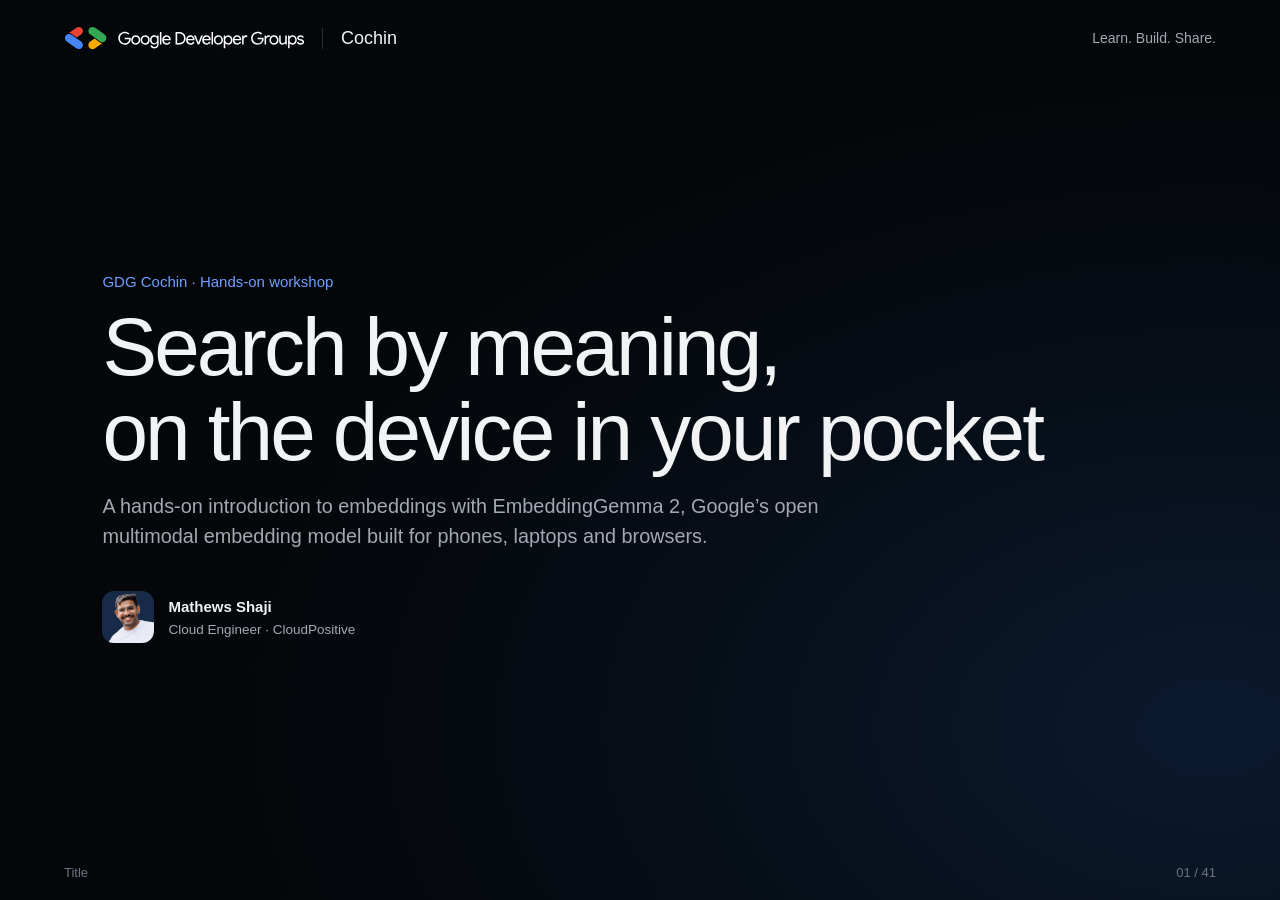
<file: index.html>
<!doctype html>
<html lang="en">
<head><meta charset="utf-8"><meta name="viewport" content="width=device-width, initial-scale=1"><title>EmbeddingGemma 2 Workshop</title><link rel="stylesheet" href="style.css?v=ws-1"></head>
<body>
<header><a class="brand" href="#1" aria-label="GDG Cochin — first slide"><img class="gdg-lockup" src="assets/gdg-lockup-clean.svg?v=footer-15" alt="Google Developer Groups"><span class="chapter-name">Cochin</span></a><span class="header-label">Learn. Build. Share.</span></header>
<main id="deck">

<!-- ===================== OPENING ===================== -->
<section class="slide title-slide" aria-label="Title">
<div class="kicker">GDG Cochin · Hands-on workshop</div>
<h1>Search by meaning,<br>on the device in your pocket</h1>
<p class="lede">A hands-on introduction to embeddings with EmbeddingGemma 2, Google’s open multimodal embedding model built for phones, laptops and browsers.</p>
<div class="speaker-inline"><img src="assets/speaker-corrected.png" alt="Mathews Shaji"><div><strong>Mathews Shaji</strong><span>Cloud Engineer · CloudPositive</span></div></div>
<aside class="notes">
<h4>Say</h4><p>Welcome everyone. Over the next two hours we go from “what is an embedding?” to running a multimodal search model on a phone, in a browser and on a laptop CPU. Half of it is hands-on in Colab, so please have a laptop and a Google account ready.</p>
<h4>Before you start</h4><ul><li>Start the timer on this remote.</li><li>Have the Colab link on the next-but-one slide ready to share in the group chat.</li><li>Phone demo pre-indexed, browser demo pre-loaded (see the demo slides’ notes).</li></ul>
</aside>
</section>

<section class="slide about" aria-label="Speaker">
<div><div class="kicker">Hello, everyone</div><h2>I’m Mathews</h2><p class="lede">Cloud Engineer at CloudPositive</p><p class="bio">I build multi-cloud systems, mostly in Python and Go, and volunteer with GDG Cochin.</p><a href="https://mathewsshaji.com" target="_blank" rel="noopener">mathewsshaji.com</a></div>
<div class="portrait"><img src="assets/speaker-corrected.png" alt="Mathews Shaji, Cloud Engineer at CloudPositive"></div>
<aside class="notes"><h4>Say</h4><p>Keep this under a minute. A good honest line: “I’m a cloud engineer, not an ML researcher. I learned this the same way you will today, by running it.” That sets a friendly tone and makes questions easier.</p></aside>
</section>

<section class="slide" aria-label="Workshop plan">
<div class="kicker">Today</div><h2>What we’ll do today</h2>
<div class="timeline">
  <div class="box"><h3>Welcome &amp; setup</h3><p>Open the Colab notebook, switch on a GPU</p></div>
  <div class="box"><h3>Embeddings from zero</h3><p>What they are, how they’re made, how search uses them</p></div>
  <div class="box lab"><span class="tag">Lab 1</span><h3>Your first embeddings</h3><p>Similarity, prefixes, Malayalam ↔ English</p></div>
  <div class="box"><h3>EmbeddingGemma 2 on the edge</h3><p>What makes a 740M model fit on a phone</p></div>
  <div class="box lab"><span class="tag">Lab 2</span><h3>Edge trade-offs</h3><p>Shrink vectors, measure speed and memory</p></div>
  <div class="box"><h3>Live on devices</h3><p>Android, browser and laptop CPU demos</p></div>
  <div class="box lab"><span class="tag">Lab 3</span><h3>Build &amp; Q&amp;A</h3><p>A mini offline search app and a zero-shot router</p></div>
</div>
<aside class="notes">
<h4>Say</h4><p>Walk the timeline left to right. Stress that the green blocks are hands-on: “If you get stuck in a lab, raise a hand, and volunteers will come round.”</p>
<h4>Pacing tip</h4><p>If you’re running long after Part 2, shorten Lab 2: the vector-shrinking cell is the one that matters most.</p>
</aside>
</section>

<section class="slide lab-slide" aria-label="Setup">
<div class="kicker">Setup</div>
<div class="split wide-right setup-split">
  <div class="qr-box"><div id="colab-qr" data-url="https://colab.research.google.com/github/DrUnkeN-SoUL/embeddinggemma-2-workshop/blob/main/workshop.ipynb"></div><p class="qr-caption" id="colab-qr-caption"></p></div>
  <div><h2>Scan to open the notebook</h2>
  <ol class="tasks">
    <li><b>Scan the code</b> with your phone camera, or open the link on your laptop.</li>
    <li><b>File → Save a copy in Drive</b>, so your changes are yours.</li>
    <li><b>Runtime → Change runtime type → T4 GPU.</b> A CPU runtime also works, just slower.</li>
    <li><b>Run the first two cells.</b> No Hugging Face token needed: the model is Apache 2.0 and not gated.</li>
  </ol></div>
</div>
<aside class="notes">
<h4>Set the link (once)</h4><p>Upload <span class="mono">workshop.ipynb</span> to GitHub or Drive, open it in Colab, copy the URL, and paste it into <span class="mono">data-url=""</span> on the <span class="mono">colab-qr</span> element in <span class="mono">index.html</span>. The QR code is generated in the page, so it works offline. Until the link is set, the slide shows a reminder instead of a code.</p>
<h4>Say</h4><p>Start the download now, because it takes a couple of minutes on venue Wi-Fi. While it runs, I’ll explain what we’re downloading.</p>
<h4>Understand it</h4><p>Colab gives everyone the same free GPU machine in the cloud. We use it for the labs so nobody fights with local installs. The <b>edge</b> part of the story we show live on real devices later.</p>
<h4>Likely problems</h4><ul><li><b>“No GPU available”:</b> the free tier ran out. CPU is fine for every lab.</li><li><b>NaN in outputs:</b> someone forced float16. The notebook uses bf16 or fp32. Never fp16 for this model.</li><li><b>Slow download:</b> pair people up on one screen.</li></ul>
</aside>
</section>

<!-- ===================== PART 1 ===================== -->
<section class="slide section-slide" aria-label="Part 1: Embeddings from zero">
<div class="num-big">Part 1</div><h1>Embeddings from zero</h1>
<p class="lede">The problem keyword search can’t solve, and the idea that solves it.</p>
<aside class="notes"><h4>Say</h4><p>No maths needed for this part. If you can picture points on a map, you can understand embeddings.</p></aside>
</section>

<section class="slide" aria-label="The problem">
<div class="kicker">The problem</div><h2>Keyword search misses most of these</h2>
<div class="grid g3">
  <div class="box"><div class="label">Query</div><p class="query">“cheap flights to Kochi”</p></div>
  <div class="box"><div class="label">Keyword search finds</div><ul class="hits"><li class="ok">Cheap flights to Kochi: deals</li><li class="miss">Budget airfare to COK</li><li class="miss">Low-cost tickets to Cochin</li><li class="miss">കൊച്ചിയിലേക്ക് കുറഞ്ഞ നിരക്കിൽ വിമാനം</li></ul></div>
  <div class="box hi"><div class="label">Search by meaning finds</div><ul class="hits"><li class="ok">Cheap flights to Kochi: deals</li><li class="ok">Budget airfare to COK</li><li class="ok">Low-cost tickets to Cochin</li><li class="ok">കൊച്ചിയിലേക്ക് കുറഞ്ഞ നിരക്കിൽ വിമാനം</li></ul></div>
</div>
<p class="note">Synonyms (cheap / budget / low-cost), abbreviations (COK), spelling variants (Kochi / Cochin) and other languages all share a meaning, but not the same letters.</p>
<aside class="notes">
<h4>Say</h4><p>Ask the room: “How many of these four would a classic search box find?” Only the first, because it is the only one that shares the exact words.</p>
<h4>Understand it</h4><p>Classic search (BM25, SQL <span class="mono">LIKE</span>, grep) counts overlapping words. It is fast and precise when people use the same words, and blind when they don’t. Embedding search compares <b>meaning</b> instead.</p>
<div class="q"><b>Q: Is keyword search obsolete then?</b>No. Production systems often use both (“hybrid search”). Keywords are great for exact things like product codes and names; embeddings catch paraphrases.</div>
</aside>
</section>

<section class="slide map-slide" aria-label="Build an embedding by hand">
<div class="map-layout">
  <div class="map-side">
    <div class="kicker">Let’s build one by hand</div><h2>Describe food with numbers</h2>
    <p class="map-caption" id="hand-caption"></p>
    <div class="map-results" id="hand-panel"></div>
    <div class="map-progress" id="hand-progress"></div>
    <p class="map-source">Scores are our own rough ratings, made up for teaching.</p>
  </div>
  <svg id="hand-map" role="img" aria-label="Kerala dishes plotted by how spicy and how sweet they are"></svg>
</div>
<aside class="notes">
<h4>Why start here</h4><p>“768-dimensional vector” means nothing to most people. Building a 2-number embedding by hand makes every later idea obvious: dimensions are questions, similarity is distance, search is “nearest point”, and more questions means better separation.</p>
<h4>How this slide works</h4><p>→ advances through 7 steps on this slide:</p>
<ol><li>Two questions: how spicy, how sweet. Appam appears.</li><li>Twelve dishes appear. Sweets cluster top-left, curries right.</li><li>Query “Something sweet after lunch” finds payasam, unniyappam, pazham pori.</li><li>Query “Something spicy for dinner” lands among the curries.</li><li>The flaw: puttu’s nearest neighbour is banana chips.</li><li>Add “Is it breakfast?”: puttu now matches idiyappam and appam. Each dish is a list of 3 numbers. That’s an embedding.</li><li>The model does this with 768 questions it learned itself.</li></ol>
<h4>Make it interactive</h4><p>At step 2, ask the room: “Does anyone disagree with where I put mango pickle?” People will argue, which is the point: hand-picked questions and scores are subjective. A model learns them from data instead.</p>
<div class="q"><b>Q: So does dimension 37 mean “breakfast”?</b>Usually not. The model’s 768 “questions” are not tidy human concepts. Meaning is spread across many dimensions at once. The analogy holds for the geometry, not for naming individual numbers.</div>
</aside>
</section>

<section class="slide" aria-label="From 3 questions to 768">
<div class="kicker">From our toy to the real thing</div><h2>Same idea, learned instead of hand-made</h2>
<div class="grid g2">
  <div class="box"><div class="label">Our dish embedding</div>
    <div class="vector-demo" style="margin-top:4px"><div class="chip">Puttu</div><div class="arrow">→</div><div class="chip vec">[0.8, 1.2, 9]<small>spicy, sweet, breakfast</small></div></div>
    <ul class="clean" style="margin-top:16px"><li>3 questions, chosen and named by us</li><li>Scores typed in by hand</li><li>Only works for food</li></ul></div>
  <div class="box hi"><div class="label">EmbeddingGemma 2</div>
    <div class="vector-demo" style="margin-top:4px"><div class="chip">“Puttu and kadala curry”</div><div class="arrow">→</div><div class="chip vec">[0.021, −0.113, …]<small>768 numbers (values illustrative)</small></div></div>
    <ul class="clean" style="margin-top:16px"><li>768 questions, learned from millions of examples</li><li>Answers computed in milliseconds</li><li>Works for any text, code, photo, sound or video</li></ul></div>
</div>
<p class="note">Everything we just did still applies: similar things land close together, a query is just another point, and search means taking the nearest ones.</p>
<aside class="notes">
<h4>Say</h4><p>Nothing new here, just scale. Swap our three hand-made questions for 768 learned ones, and food for anything.</p>
<h4>Understand it</h4><ul><li>The real vectors are also <b>normalized</b> (scaled to length 1), so we compare directions rather than raw distances. We’ll see why in two slides.</li><li>No single number has a human meaning. It’s the whole pattern that carries meaning.</li></ul>
<div class="q"><b>Q: Why exactly 768?</b>It’s the model’s design choice: enough room to separate subtle differences, small enough to store and compare quickly. Later we’ll cut it to 256 or 128 with little loss.</div>
</aside>
</section>

<section class="slide" aria-label="The 30 sentences">
<div class="kicker">Now with the real model</div><h2>Our 30 test sentences</h2>
<p class="lede wide">Six sentences each about five topics. The model only ever sees the text: the topics and colours are ours, added afterwards to check its work.</p>
<div class="topics"><div class="box topic"><div class="topic-head"><i style="background:#f6c344"></i>Food</div><ul><li>Appam with vegetable stew for breakfast</li><li>Puttu and kadala curry</li><li>Malabar chicken biryani</li><li>A strong filter coffee in the morning</li><li>Karimeen pollichathu wrapped in banana leaf</li><li>Where can I get a good sadya on Onam?</li></ul></div><div class="box topic"><div class="topic-head"><i style="background:#7fcf98"></i>Places</div><ul><li>Houseboat cruise on the Alleppey backwaters</li><li>Tea gardens of Munnar in the mist</li><li>Chinese fishing nets at Fort Kochi</li><li>Sunset at Varkala cliff</li><li>Wildlife safari in Thekkady</li><li>Weekend trip from Kochi to the hills</li></ul></div><div class="box topic"><div class="topic-head"><i style="background:#6ea0ff"></i>Tech</div><ul><li>Restart the crashed Kubernetes pod</li><li>Python script throws a KeyError</li><li>Deploying a container to Cloud Run</li><li>The GPU ran out of memory during training</li><li>Write a Go function to parse JSON</li><li>Our API latency spiked after the release</li></ul></div><div class="box topic"><div class="topic-head"><i style="background:#b49cff"></i>Weather</div><ul><li>Heavy monsoon rain expected in Ernakulam</li><li>Orange alert issued for coastal districts</li><li>മഴ ശക്തമായി പെയ്യുന്നു<small>“it’s raining heavily”</small></li><li>Carry an umbrella, it is pouring</li><li>Humid and cloudy afternoon</li><li>Waterlogging on MG Road after the downpour</li></ul></div><div class="box topic"><div class="topic-head"><i style="background:#f28b82"></i>Sports</div><ul><li>India won the test match by an innings</li><li>Kerala Blasters scored in the final minute</li><li>Sanju Samson hits a century</li><li>Snake boat race at Punnamada lake</li><li>Football fans packed the Kaloor stadium</li><li>Practising cover drives at the nets</li></ul></div></div>
<aside class="notes">
<h4>Say</h4><p>Before we put them on the map, read a few out loud. Notice the traps: “My container keeps crashing” isn’t in this list, but we’ll search for it. The snake boat race is both a sport and a place. One weather sentence is in Malayalam.</p>
<h4>Understand it</h4><ul><li>Each of these 30 sentences becomes one 768-number embedding, exactly like the dishes became 3-number lists.</li><li>The colours are only for us. If the map groups them by colour anyway, the model has understood the topics on its own.</li><li>The sentences live in <span class="mono">demo/sentences.py</span>; change them and re-run <span class="mono">demo/build_map.py</span> for a real map.</li></ul>
</aside>
</section>

<section class="slide map-slide" aria-label="Embedding map">
<div class="map-layout">
  <div class="map-side">
    <div class="kicker">Now with the real model</div><h2>30 sentences on a map</h2>
    <p class="map-caption" id="map-caption"></p>
    <div class="map-results" id="map-results"></div>
    <div class="map-progress" id="map-progress"></div>
    <p class="map-source" id="map-source"></p>
  </div>
  <svg id="embed-map" role="img" aria-label="Sentences plotted in a 2-D projection of embedding space"></svg>
</div>
<aside class="notes">
<h4>How this slide works</h4><p>→ advances through 12 steps <b>on this slide</b> before moving on. The remote shows “Step x of 12”.</p>
<ol><li>One sentence appears.</li><li>Food sentences join it, with their text: they cluster.</li><li>+ Places (labelled).</li><li>+ Tech (labelled), far from both.</li><li>+ Weather (labelled), including the Malayalam one.</li><li>+ Sports (labelled): all 30 are now on the map.</li><li>All 30 with topic names: five neighbourhoods.</li><li>Query “Where should I eat breakfast?” drops in; a ring reaches its 3 nearest.</li><li>A Malayalam query lands among the English weather sentences.</li><li>“My container keeps crashing” finds the Kubernetes sentence with no shared words.</li><li>Snake boat race sits between Sports and Places.</li><li>Caveat: this is a 2-D shadow of 768-D.</li></ol>
<h4>Understand it</h4><p>To draw 768-D on a screen we use <b>PCA</b> (principal component analysis): it finds the two directions along which the points spread out most and flattens everything onto them. Like a shadow of a 3-D object on a wall, it keeps the overall shape but distorts some distances.</p>
<h4>Before the event</h4><p>Run <span class="mono">cd demo &amp;&amp; python build_map.py</span> so the map shows real model positions and real scores. Then check each step’s story still matches the picture, and edit <span class="mono">STEPS</span> in <span class="mono">map.js</span> if needed.</p>
<div class="q"><b>Q: Are the colours from the model?</b>No. We coloured them by the topic we wrote them for. The model never saw the colours, yet the positions still group by topic. That’s the point.</div>
</aside>
</section>

<section class="slide" aria-label="Measuring closeness">
<div class="kicker">Measuring closeness</div>
<div class="split wide-right">
  <div><h2>Relevance is the angle between two arrows</h2>
  <p class="lede">Treat each embedding as an arrow from the origin. Arrows pointing the same way mean the same thing.</p>
  <div class="box" style="margin-top:24px"><p class="calc">cos θ = (a · b) / (‖a‖ ‖b‖)</p><p>The model normalizes vectors to length 1, so this is just the <b>dot product</b>: multiply matching numbers and add them up.</p></div></div>
  <svg viewBox="0 0 660 260" role="img" aria-label="Three arrow pairs: same direction scores 1, right angle scores 0, opposite scores -1" style="width:100%">
    <g font-family="Arial" font-size="16" fill="#a3a9b3" text-anchor="middle">
      <g transform="translate(110,170)"><line x1="0" y1="0" x2="90" y2="-80" stroke="#6ea0ff" stroke-width="4" stroke-linecap="round"/><line x1="0" y1="0" x2="100" y2="-62" stroke="#f6c344" stroke-width="4" stroke-linecap="round"/><circle r="5" fill="#f1f3f5"/><text y="56" fill="#f1f3f5" font-size="22">≈ 0.9</text><text y="80">same meaning</text></g>
      <g transform="translate(330,170)"><line x1="0" y1="0" x2="0" y2="-110" stroke="#6ea0ff" stroke-width="4" stroke-linecap="round"/><line x1="0" y1="0" x2="110" y2="0" stroke="#f6c344" stroke-width="4" stroke-linecap="round"/><circle r="5" fill="#f1f3f5"/><text y="56" fill="#f1f3f5" font-size="22">≈ 0</text><text y="80">unrelated</text></g>
      <g transform="translate(550,140)"><line x1="0" y1="0" x2="-80" y2="0" stroke="#6ea0ff" stroke-width="4" stroke-linecap="round"/><line x1="0" y1="0" x2="80" y2="0" stroke="#f6c344" stroke-width="4" stroke-linecap="round"/><circle r="5" fill="#f1f3f5"/><text y="86" fill="#f1f3f5" font-size="22">−1</text><text y="110">opposite (rare)</text></g>
    </g>
  </svg>
</div>
<aside class="notes">
<h4>Say</h4><p>Distance on the map and angle between arrows are two views of the same thing. We use the angle, called <b>cosine similarity</b>, because it ignores length and only cares about direction.</p>
<h4>Understand it</h4><ul><li>The score runs from −1 to 1. In practice, real text embeddings mostly score between about 0.2 and 0.9; truly opposite vectors are rare.</li><li>Scores are <b>relative</b>: 0.55 is not “55% similar”. Use them to rank results, not as absolute truth, and pick thresholds by testing on your own data.</li><li>Because vectors are normalized, “cosine” and “dot product” give the same ranking, and dot products are very fast on any hardware.</li></ul>
<div class="q"><b>Q: Cosine or Euclidean distance?</b>For normalized vectors they give the same ranking. Use whatever your vector database defaults to, as long as it matches how the model was trained (cosine here).</div>
</aside>
</section>

<section class="slide" aria-label="How the model learns">
<div class="kicker">How a model learns this</div><h2>Training pulls matching pairs together</h2>
<div class="split">
  <svg viewBox="0 0 620 300" role="img" aria-label="Before training, pairs are scattered; after training, each question sits next to its answer" style="width:100%">
    <g font-family="Arial" font-size="15" fill="#a3a9b3" text-anchor="middle">
      <text x="150" y="24" fill="#f1f3f5" font-size="17">Before training</text><text x="470" y="24" fill="#f1f3f5" font-size="17">After training</text>
      <rect x="20" y="40" width="260" height="240" rx="12" fill="#10141a"/><rect x="340" y="40" width="260" height="240" rx="12" fill="#10141a"/>
      <circle cx="70" cy="90" r="9" fill="#f6c344"/><circle cx="230" cy="240" r="9" fill="#f6c344" opacity=".55"/>
      <circle cx="210" cy="80" r="9" fill="#6ea0ff"/><circle cx="90" cy="220" r="9" fill="#6ea0ff" opacity=".55"/>
      <circle cx="150" cy="160" r="9" fill="#7fcf98"/><circle cx="240" cy="150" r="9" fill="#7fcf98" opacity=".55"/>
      <circle cx="400" cy="100" r="9" fill="#f6c344"/><circle cx="424" cy="112" r="9" fill="#f6c344" opacity=".55"/>
      <circle cx="540" cy="220" r="9" fill="#6ea0ff"/><circle cx="560" cy="236" r="9" fill="#6ea0ff" opacity=".55"/>
      <circle cx="520" cy="90" r="9" fill="#7fcf98"/><circle cx="545" cy="98" r="9" fill="#7fcf98" opacity=".55"/>
    </g>
  </svg>
  <div><div class="grid" style="margin-top:0"><div class="box"><h3>Positive pairs</h3><p>A question and its answer, a caption and its photo, a sentence and its translation. Training moves them <b>closer</b>.</p></div><div class="box"><h3>Negatives</h3><p>Everything else in the batch. Training pushes them <b>apart</b>. This is called <b>contrastive learning</b>.</p></div></div></div>
</div>
<p class="note">Solid dot = query, faded dot = its matching document. Repeat over millions of pairs and a map of meaning emerges.</p>
<aside class="notes">
<h4>Say</h4><p>Nobody hand-writes these 768 numbers. We show the model millions of pairs that should match, and every time it puts a matching pair far apart, it gets corrected. Over time it learns a layout where meaning equals position.</p>
<h4>Understand it</h4><ul><li>This is why multilingual works: training includes translation pairs, so “rain” and “മഴ” are pulled to the same place.</li><li>It’s also why multimodal works in EmbeddingGemma 2: image–caption and audio–text pairs pull different modalities into one shared space.</li><li>Google says EmbeddingGemma 2 comes from the same research as its Gemini Embedding models, and it’s built on the Gemma 4 architecture.</li></ul>
<div class="q"><b>Q: Can I train it on my own data?</b>Yes, fine-tuning with your own pairs (e.g. your FAQ questions → answers) is supported with sentence-transformers and Unsloth. Start without fine-tuning; only do it if evaluation on your data shows a gap.</div>
</aside>
</section>

<section class="slide" aria-label="Inside the model">
<div class="kicker">Under the hood</div><h2>How a sentence becomes a vector</h2>
<div class="pipeline">
  <div class="step"><span class="n">1</span><b>Prefix + text</b><p class="mono">task: search result | query: …</p></div>
  <div class="step"><span class="n">2</span><b>Tokenizer</b><p>Splits text into sub-word pieces. 262K vocabulary, shared with Gemma 4</p></div>
  <div class="step"><span class="n">3</span><b>Transformer</b><p>24 layers turn each token into a context-aware vector (width 512)</p></div>
  <div class="step"><span class="n">4</span><b>Mean pooling</b><p>Average all token vectors into one</p></div>
  <div class="step"><span class="n">5</span><b>Project + normalize</b><p>512 → 768 numbers, scaled to length 1</p></div>
</div>
<div class="grid g2">
  <div class="box"><h3>Images, audio, video</h3><p>Have their own encoders (vision 170M, audio 300M parameters) that turn pixels and sound into “soft tokens”, which enter the same transformer at step 3.</p></div>
  <div class="box"><h3>One forward pass</h3><p>Unlike a chatbot, there’s no word-by-word generation loop. One pass in, one vector out. That’s why it’s fast enough for phones.</p></div>
</div>
<aside class="notes">
<h4>Say</h4><p>Five steps. The important ones for builders are 1 (you must add the right prefix) and 5 (output is always 768 numbers of length 1).</p>
<h4>Understand it</h4><ul><li><b>Token:</b> a chunk of text, roughly a word or part of a word. “Kubernetes” may be 3 tokens.</li><li><b>Context-aware:</b> after the transformer, the vector for “bank” differs in “river bank” and “bank loan”.</li><li><b>Mean pooling:</b> the simplest way to turn many token vectors into one: average them.</li><li><b>Sliding window 1024:</b> most layers only look at nearby tokens (cheaper); every sixth layer looks at the whole input.</li></ul>
<div class="q"><b>Q: Is it the same as Gemma 4 the chatbot?</b>It shares the architecture family and tokenizer, but it’s trained for a different job: producing vectors rather than generating text.</div>
</aside>
</section>

<section class="slide" aria-label="Embedders and LLMs">
<div class="kicker">Where embeddings fit</div><h2>LLMs write answers. Embedding models find things.</h2>
<div class="grid g2">
  <div class="box"><div class="label">Generative LLM (e.g. Gemma 4)</div><ul class="clean"><li>Produces text one token at a time</li><li>Good at reasoning and writing</li><li>Far too slow to read a million documents per question</li></ul></div>
  <div class="box"><div class="label">Embedding model (EmbeddingGemma 2)</div><ul class="clean"><li>One forward pass gives one vector</li><li>Embed your documents once, store the vectors</li><li>Each query is one embedding plus fast maths</li></ul></div>
</div>
<div class="grid g4" style="margin-top:18px">
  <div class="box"><span class="label">1 · Question</span><p>“What’s our leave policy?”</p></div>
  <div class="box hi"><span class="label">2 · Embedder</span><p>Finds the 5 most relevant passages</p></div>
  <div class="box"><span class="label">3 · LLM</span><p>Reads only those 5 and writes an answer</p></div>
  <div class="box"><span class="label">= RAG</span><p>Retrieval-augmented generation</p></div>
</div>
<aside class="notes">
<h4>Say</h4><p>RAG is the most common reason people use embeddings today. The LLM is smart but can’t read your whole company wiki for every question. The embedder is the librarian that hands it the right five pages.</p>
<h4>Understand it</h4><p>Google pairs these on-device: EmbeddingGemma 2 for retrieval and <b>Gemma 4 E2B</b> for writing answers, both small enough for a phone. That’s a fully private RAG stack with no server at all.</p>
<div class="q"><b>Q: Why not just give the LLM a huge context window?</b>Cost and speed: reading 1M tokens per question is slow and expensive, especially on a phone. Retrieval keeps the LLM’s input small and focused.</div>
</aside>
</section>

<section class="slide" aria-label="What embeddings are used for">
<div class="kicker">Beyond search</div><h2>What embeddings are used for</h2>
<div class="grid g4">
  <div class="box"><h3>Semantic search</h3><p>Search by meaning instead of keywords</p></div>
  <div class="box"><h3>RAG</h3><p>Ground LLM answers in your own documents</p></div>
  <div class="box"><h3>Recommendations</h3><p>“More like this” for articles, products, songs</p></div>
  <div class="box"><h3>Clustering</h3><p>Group feedback or tickets into topics automatically</p></div>
  <div class="box"><h3>Classification &amp; routing</h3><p>Send each message to the right team, even zero-shot</p></div>
  <div class="box"><h3>Deduplication</h3><p>Catch near-duplicate posts, photos or bug reports</p></div>
  <div class="box"><h3>Anomaly detection</h3><p>Flag items far from everything seen before</p></div>
  <div class="box hi"><h3>Cross-modal search</h3><p>Text finds a photo, a voice memo finds a video clip</p></div>
</div>
<aside class="notes">
<h4>Say</h4><p>Once you have vectors, many problems become “find nearby points” or “find far-away points”. Pick two that matter to the room and give an example.</p>
<h4>Understand it</h4><ul><li><b>Zero-shot routing:</b> embed the label descriptions (“billing problem”, “app crash”) and route each message to the closest label. No training data needed. We do this in Lab 3.</li><li><b>Clustering:</b> run k-means on the vectors; each cluster is a topic.</li><li><b>Anomaly detection:</b> if a new item’s nearest neighbour is unusually far away, it’s unusual.</li></ul>
</aside>
</section>

<section class="slide lab-slide" aria-label="Lab 1">
<div class="kicker">Lab 1 · in the Colab notebook</div><h2>Your first embeddings, on real data</h2>
<ol class="tasks">
  <li><b>Embed five sentences</b> and see the shape <span class="mono">(5, 768)</span>, then the <b>similarity heatmap</b>.</li>
  <li><b>Do prefixes matter?</b> Search 1,000 Wikipedia answers with real Google questions (<b>Natural Questions</b>), with and without task prefixes.</li>
  <li><b>Malayalam → English:</b> pick the right translation out of 300 (<b>OPUS-100</b>).</li>
  <li><b>Map real news:</b> 400 <b>AG News</b> headlines from four sections, flattened to 2-D.</li>
</ol>
<p class="note">Our test run on a free T4: search 98.1% top-1 with prefixes (97.8% without) · Malayalam → English 88.3%.</p>
<aside class="notes">
<h4>Run it</h4><p>Notebook section “Lab 1”. The heatmap and the news map are the “aha” moments.</p>
<h4>What they should see (verified on a Colab T4, 7 Nov 2026)</h4><ul><li>Heatmap: the two food sentences and the two container sentences light up together.</li><li>Natural Questions, 1,000 passages: <b>98.1%</b> top-1 with prefixes, <b>97.8%</b> without, 100% in the top 10. On easy data the prefix gap is small; it matters more on harder, messier data. Be honest about that if asked.</li><li>OPUS-100 Malayalam → English: <b>88.3%</b> top-1 out of 300, with zero shared characters.</li><li>AG News: four colour groups separate, even though the model never saw the section labels.</li></ul>
<h4>Datasets</h4><p>sentence-transformers/natural-questions · Helsinki-NLP/opus-100 (en-ml) · fancyzhx/ag_news. All public, no token needed.</p>
<div class="q"><b>Q: My scores are all between 0.3 and 0.8. Is that broken?</b>No. That’s normal. Only the ranking matters.</div>
</aside>
</section>

<!-- ===================== PART 2 ===================== -->
<section class="slide section-slide" aria-label="Part 2: EmbeddingGemma 2 on the edge">
<div class="num-big">Part 2</div><h1>EmbeddingGemma 2 on the edge</h1>
<p class="lede">What it is, why running it on the device pays off, and the four tricks that make a 740M-parameter model fit in a phone.</p>
<aside class="notes"><h4>Say</h4><p>“Edge” just means the device in front of you: phone, laptop, browser, a small board. Not a data centre.</p></aside>
</section>

<section class="slide" aria-label="At a glance">
<div class="kicker">Released 6 October 2026 · Google DeepMind</div><h2>EmbeddingGemma 2 at a glance</h2>
<div class="stats">
  <div class="box"><strong>740M</strong><span>parameters in total. The text-only core is just 270M.</span></div>
  <div class="box"><strong>5 kinds of input</strong><span>Text, code, images, audio and video in one shared space.</span></div>
  <div class="box"><strong>8K tokens</strong><span>Context window, 4× the first EmbeddingGemma.</span></div>
  <div class="box"><strong>768 → 128</strong><span>Output can be shortened for up to 6× less storage.</span></div>
  <div class="box"><strong>100+ languages</strong><span>Multilingual out of the box, including Malayalam.</span></div>
  <div class="box"><strong>Apache 2.0</strong><span>Commercial use allowed, no gated download.</span></div>
</div>
<p class="note">Built on Gemma 4. Its predecessor, EmbeddingGemma (Sept 2025, 308M parameters, text only), passed 20 million downloads.</p>
<aside class="notes">
<h4>Say</h4><p>Version 1 was text only. Version 2 adds images, audio and video, quadruples the context and switches to the fully open Apache 2.0 licence.</p>
<h4>Understand it</h4><ul><li><b>Parameters:</b> the learned numbers inside the model. More parameters means more memory. 740M is small by today’s standards: chat LLMs are often 7–70 <i>billion</i>.</li><li><b>Context window:</b> the maximum input length. 8K tokens is roughly 6,000 English words, or a mix like 29 images.</li><li><b>Licence:</b> v1 used the Gemma licence and needed you to accept terms on Hugging Face. v2 is Apache 2.0: download and ship it.</li></ul>
<div class="q"><b>Q: Is there a bigger cloud version?</b>Yes: <b>Gemini Embedding 2</b>, an API model with up to 3072 dimensions. Use it when you want maximum quality and don’t mind sending data to an API. EmbeddingGemma 2 is the one you can run yourself.</div>
</aside>
</section>

<section class="slide" aria-label="Edge gains">
<div class="kicker">Why the edge</div><h2>What you gain by embedding on the device</h2>
<div class="grid g3">
  <div class="box"><h3>Privacy by default</h3><p>Photos, voice notes, health and company data are embedded where they live. Nothing is uploaded, so there’s nothing to leak and no consent screen to design.</p></div>
  <div class="box"><h3>Milliseconds, not round-trips</h3><p>About <b>8 ms</b> per text on a Pixel 11 Pro. Fast enough to re-rank results on every keystroke, which is how the AI Edge Gallery app searches.</p></div>
  <div class="box"><h3>Zero cost per call</h3><p>Index 10,000 notes or a whole photo library without an API bill. The user’s hardware does the work.</p></div>
  <div class="box"><h3>Works offline</h3><p>On a flight, in a Munnar tea estate, in a basement server room. Search doesn’t depend on a signal.</p></div>
  <div class="box"><h3>Always fresh</h3><p>New photos or messages are embedded the moment they arrive. No sync job, no stale server index.</p></div>
  <div class="box"><h3>Scales with users</h3><p>A million users bring a million devices. Your server costs don’t grow with them.</p></div>
</div>
<aside class="notes">
<h4>Say</h4><p>This is the core argument of the session. Pick the two that matter most for this audience: probably privacy and cost.</p>
<h4>Understand it</h4><ul><li><b>Latency maths:</b> a cloud API call typically adds a network round-trip on top of compute. On-device, the 8.3 ms (Pixel 11 Pro, text, from the LiteRT model card) <i>is</i> the whole cost.</li><li><b>Index maths:</b> 10,000 notes × 8.3 ms ≈ 83 seconds to index everything on the phone.</li><li><b>Trade-off to admit honestly:</b> the device has less memory and battery. That’s why the next four slides are about shrinking the model.</li></ul>
<div class="q"><b>Q: What about battery?</b>Embedding is a short burst (one forward pass), not a long generation loop. Index in the background while charging, like the photo apps already do for face grouping.</div>
</aside>
</section>

<section class="slide" aria-label="Latency on real devices">
<div class="kicker">Measured by Google · LiteRT-LM, average of 5 runs</div><h2>Text embedding latency, in milliseconds</h2>
<div class="hbar">
  <div class="k">RTX 4090 <small>Linux · GPU</small></div><div class="v"><i style="width:8.6%"></i><em style="left:calc(8.6% + 10px)">7.6 ms</em></div>
  <div class="k">Pixel 11 Pro <small>Android · TPU</small></div><div class="v"><i style="width:9.4%"></i><em style="left:calc(9.4% + 10px)">8.3 ms</em></div>
  <div class="k">MacBook Pro M5 <small>macOS · GPU</small></div><div class="v"><i style="width:10.8%"></i><em style="left:calc(10.8% + 10px)">9.5 ms</em></div>
  <div class="k">iPhone 18 Pro <small>iOS · GPU</small></div><div class="v"><i style="width:13.2%"></i><em style="left:calc(13.2% + 10px)">11.6 ms</em></div>
  <div class="k">Dell XPS 16 <small>Windows · NPU</small></div><div class="v"><i style="width:15.1%"></i><em style="left:calc(15.1% + 10px)">13.3 ms</em></div>
  <div class="k">Arduino VENTUNO Q <small>IoT · NPU</small></div><div class="v"><i style="width:15.5%"></i><em style="left:calc(15.5% + 10px)">13.6 ms</em></div>
  <div class="k">Chrome on MacBook M5 <small>Web · GPU</small></div><div class="v"><i style="width:24.8%"></i><em style="left:calc(24.8% + 10px)">21.8 ms</em></div>
  <div class="k">Galaxy S26 Ultra <small>Android · GPU</small></div><div class="v"><i style="width:29.4%"></i><em style="left:calc(29.4% + 10px)">25.9 ms</em></div>
  <div class="k">Jetson Orin Nano <small>IoT · GPU</small></div><div class="v"><i style="width:100%"></i><em style="right:10px;color:#fff">88 ms</em></div>
</div>
<p class="note">A phone’s TPU matches a desktop RTX 4090 for this job. Full multimodal input (text + vision + audio) takes longer: 149 ms on the Pixel, 150 ms on the iPhone. Source: litert-community/embeddinggemma-2-740m-litert-lm model card.</p>
<aside class="notes">
<h4>Say</h4><p>Look at the top two bars: a phone’s built-in AI chip is as fast as a gaming GPU for this task. And even a browser tab does it in about 22 ms.</p>
<h4>Understand it</h4><ul><li><b>CPU / GPU / TPU / NPU:</b> CPU is the general processor. GPU is built for parallel maths. TPU and NPU are chips designed specifically for neural networks, found in recent phones and laptops.</li><li>These are Google’s published numbers for its quantized LiteRT build. Real apps vary with input length, heat and what else the phone is doing, so always measure on your target device.</li><li>A one-off cost not shown here: loading the model into memory the first time takes longer than a single embedding.</li></ul>
<div class="q"><b>Q: What about my laptop with no GPU?</b>We’ll run exactly that in the laptop demo. It works, just slower than the GPU numbers here.</div>
</aside>
</section>

<section class="slide" aria-label="Memory">
<div class="kicker">Why it fits</div><h2>From 3 GB to under 200 MB</h2>
<div class="split">
  <div class="box"><div class="label">Weight memory for 740M parameters</div>
    <p class="calc">740M × 4 bytes (float32) = <span class="r">2.96 GB</span><br>740M × 2 bytes (bfloat16) = <span class="r">1.48 GB</span><br>LiteRT bundle, quantized = <span class="r">485 MB</span><br>Text-only bundle (270M) = <span class="r">165 MB</span></p></div>
  <div><div class="grid" style="margin-top:0">
    <div class="box hi"><span class="big">~191 MB</span><p>active RAM, text only, quantized, on a Pixel 11 Pro</p></div>
    <div class="box"><span class="big">~567 MB</span><p>active RAM with all encoders (text, vision, audio)</p></div>
  </div></div>
</div>
<p class="note">Two tricks do most of the work: <b>quantization</b> (fewer bits per number) and <b>modular encoders</b> (load only what you need). Next two slides.</p>
<aside class="notes">
<h4>Say</h4><p>Every parameter is a number, and every number costs bytes. Store each one in 4 bytes and the model is 3 GB, too big for a phone app. The rest of this section is how Google cuts that down.</p>
<h4>Understand it</h4><ul><li>The 191 MB and 567 MB figures are from Google’s announcement. The LiteRT model card lists per-backend memory that varies (e.g. 85 MB text-only on iPhone 18 Pro GPU, 334 MB on Galaxy S26 Ultra CPU), because each backend handles memory differently.</li><li>Download sizes from the LiteRT model card: 165 MB (text), 388 MB (text + vision), 485 MB (everything).</li></ul>
<div class="q"><b>Q: Will it fit on a cheap phone?</b>The text-only build at about 200 MB fits on most modern phones. Test on the lowest-end device you want to support.</div>
</aside>
</section>

<section class="slide" aria-label="Trick 1: Quantization">
<div class="kicker">Edge trick 1</div><h2>Quantization: fewer bits per number</h2>
<div class="grid g3">
  <div class="box"><h3>bfloat16 · 16 bits</h3><p>65,536 possible values per weight. What we use in Colab.</p></div>
  <div class="box"><h3>int8 · 8 bits</h3><p>256 values. Used for the vision encoder. 2× smaller than bf16.</p></div>
  <div class="box hi"><h3>int4 · 4 bits</h3><p>Just 16 values. Used for the text transformer. 4× smaller than bf16.</p></div>
</div>
<div class="grid g2">
  <div class="box"><h3>Plain quantization</h3><p>Train normally, then round every weight to the nearest allowed value. Quick, but rounding errors can hurt quality.</p></div>
  <div class="box"><h3>Quantization-aware training (QAT)</h3><p>Simulate the rounding <b>during</b> training, so the model learns to work with it. EmbeddingGemma 2 uses QAT for int4 and int8.</p></div>
</div>
<p class="note">The LiteRT build mixes precisions: int4 for the transformer and embeddings, int8 for vision, a mix of int2/int4/int8 for audio, all per-channel (each output channel gets its own scale).</p>
<aside class="notes">
<h4>Say</h4><p>Imagine storing prices. You could write ₹1,234.5678, or just round to ₹1,235. You lose a little precision but save a lot of space. Quantization rounds the model’s numbers.</p>
<h4>Understand it</h4><ul><li><b>int4</b> means each weight can only be one of 16 values. That sounds brutal, but each group of weights gets its own scale factor (“per-channel”), so the 16 levels are spread where they’re needed.</li><li><b>QAT vs post-training:</b> with QAT the model already “knows” it will be rounded, so it settles on weights that survive rounding. Quality loss is usually much smaller than rounding after the fact.</li><li>Google hasn’t published quality numbers for the quantized v2 bundle that I could find. Evaluate on your own data if accuracy matters.</li></ul>
<div class="q"><b>Q: Can I quantize it myself?</b>You don’t need to: Google ships pre-quantized <span class="mono">.litertlm</span> files, and the community has GGUF builds for llama.cpp and Ollama.</div>
</aside>
</section>

<section class="slide" aria-label="Trick 2: Modular encoders">
<div class="kicker">Edge trick 2</div><h2>Modular encoders: load only what you need</h2>
<table class="tbl">
  <thead><tr><th>Your app needs</th><th>Parameters</th><th>LiteRT download</th><th>sentence-transformers config</th></tr></thead>
  <tbody>
    <tr><td>Text and code search</td><td class="num">270M</td><td class="num">165 MB</td><td class="mono">vision_config=None, audio_config=None</td></tr>
    <tr><td>+ photos and video frames</td><td class="num">440M</td><td class="num">388 MB</td><td class="mono">audio_config=None</td></tr>
    <tr><td>+ audio</td><td class="num">570M</td><td class="num">—</td><td class="mono">vision_config=None</td></tr>
    <tr class="hi"><td>Everything</td><td class="num">740M</td><td class="num">485 MB</td><td class="mono">{}</td></tr>
  </tbody>
</table>
<p class="note">Same vector space either way: text embedded by the 270M build can be compared with images embedded later by the 440M build.</p>
<aside class="notes">
<h4>Say</h4><p>Most apps only need text. Don’t ship the audio encoder to a notes app. The model is built as a text core plus optional plug-in encoders.</p>
<h4>Understand it</h4><ul><li>Parameter split from the model card: text backbone 270M (130M transformer + 140M token embeddings), vision encoder 170M, audio encoder 300M.</li><li>“Token embeddings” here means the vocabulary lookup table: 262K tokens × 512 numbers is a big chunk of the text model.</li><li>The last column is how you choose this in Python. In LiteRT you pick the matching download.</li></ul>
</aside>
</section>

<section class="slide" aria-label="Trick 3: Matryoshka">
<div class="kicker">Edge trick 3 · Matryoshka Representation Learning</div><h2>Shorter vectors, small quality loss</h2>
<div class="mrl">
  <div class="h">Dims</div><div class="h">Text quality (MTEB multilingual)</div><div class="h">Multimodal quality (MMEB overall)</div>
  <div class="d">768</div><div class="v"><i style="width:100%"></i><em>61.36</em></div><div class="v"><i style="width:100%"></i><em>59.01</em></div>
  <div class="d">512</div><div class="v"><i style="width:99.7%"></i><em>61.17</em></div><div class="v"><i style="width:98.9%"></i><em>58.38</em></div>
  <div class="d">256</div><div class="v"><i style="width:98.5%"></i><em>60.41</em></div><div class="v"><i style="width:95.3%"></i><em>56.24</em></div>
  <div class="d">128</div><div class="v"><i style="width:94.3%"></i><em>57.89</em></div><div class="v warn"><i style="width:77.4%"></i><em>45.65</em></div>
</div>
<div class="grid g3">
  <div class="box"><span class="label">10,000 photos on a phone</span><p class="calc">768-D: <span class="r">30.7 MB</span> · 256-D: <span class="r">10.2 MB</span></p></div>
  <div class="box"><span class="label">1 million document chunks</span><p class="calc">768-D: <span class="r">3.07 GB</span> · 256-D: <span class="r">1.02 GB</span></p></div>
  <div class="box"><span class="label">Rule of thumb</span><p>256-D is close to lossless for text. Keep 128-D for text-only work.</p></div>
</div>
<aside class="notes">
<h4>Say</h4><p>Matryoshka are the Russian nesting dolls. The model is trained so the first 256 numbers are already a good embedding on their own, the first 512 a better one, and so on. You can just chop off the end.</p>
<h4>Understand it</h4><ul><li><b>Storage maths:</b> items × dimensions × 4 bytes (float32). 10,000 × 768 × 4 = 30.7 MB.</li><li>Shorter vectors also make each comparison faster, which matters when you scan thousands of items on a phone.</li><li>Multimodal quality drops faster at 128-D (45.65 vs 59.01), which is why the advice is 128 for text only.</li><li>Always re-normalize after truncating (sentence-transformers does it with <span class="mono">normalize_embeddings=True</span>).</li></ul>
<div class="q"><b>Q: Can I mix 768-D and 256-D vectors?</b>No. Pick one size for the whole index. You can truncate the stored 768-D vectors later without re-running the model, though.</div>
</aside>
</section>

<section class="slide" aria-label="Trick 4: Token budgets">
<div class="kicker">Edge trick 4</div><h2>Spend tokens wisely: one 8K budget for everything</h2>
<div class="grid g4">
  <div class="box"><span class="big">1 / word piece</span><p>Text and code</p></div>
  <div class="box"><span class="big">280 / image</span><p>Default. ~29 images fit. Adjustable from 70 to 1120.</p></div>
  <div class="box"><span class="big">140 / frame</span><p>Video at 1 frame per second. ~58 frames fit.</p></div>
  <div class="box"><span class="big">25 / second</span><p>Audio, mono 16 kHz. ~5.5 minutes fit.</p></div>
</div>
<div class="grid g2">
  <div class="box"><h3>Fewer vision tokens = faster</h3><p>Google’s latency tables use 70 tokens per image. Fine for “is this a beach photo?”, less detail for reading small text in a screenshot.</p></div>
  <div class="box"><h3>Adaptive graphs</h3><p>The LiteRT runtime loads a graph sized to the actual input length and image size, so short inputs don’t pay for the full 8K.</p></div>
</div>
<aside class="notes">
<h4>Say</h4><p>All inputs share one 8,192-token window. Images are the expensive part, so on a phone you turn the image detail down.</p>
<h4>Understand it</h4><ul><li><b>Soft tokens:</b> images and audio don’t have words, so the encoders turn them into vectors that the transformer treats like tokens.</li><li>The LiteRT bundle supports 70 or 140 image tokens; the full Python model lets you set 70 to 1120.</li><li>For long videos, embed segments (e.g. every 10 seconds) separately rather than one huge input. That’s how the Video Moments Finder returns timestamps.</li></ul>
</aside>
</section>

<section class="slide" aria-label="One space for every modality">
<div class="kicker">Multimodal</div>
<div class="split">
  <div><h2>One vector space for text, images, audio and video</h2><p class="lede">Every input lands in the same 768-D space, so any modality can search any other. You can even mix them in a single input.</p></div>
<pre class="code"><code><span class="c"># a product listing with text, photos and a video</span>
emb = model.encode({
  <span class="s">"text"</span>: <span class="s">"Waterproof running shoes. &lt;|image|&gt;
     Breathable mesh upper. &lt;|image|&gt;
     Grip test on wet rock: &lt;|video|&gt;"</span>,
  <span class="s">"image"</span>: [<span class="s">"shoe.jpg"</span>, <span class="s">"mesh.jpg"</span>],
  <span class="s">"video"</span>: <span class="s">"demo.mp4"</span>,
})

<span class="c"># later: a typed or spoken query finds it</span>
q = model.encode(<span class="s">"shoes for monsoon trekking"</span>,
                 prompt_name=<span class="s">"SearchQuery"</span>)</code></pre>
</div>
<div class="grid g3">
  <div class="box"><h3>Text → photo</h3><p>“Onam pookalam” finds the photo, no captions needed.</p></div>
  <div class="box"><h3>Voice → video</h3><p>A spoken question finds the moment in a lecture recording.</p></div>
  <div class="box"><h3>Photo → product</h3><p>Snap a saree, find similar ones in the catalogue.</p></div>
</div>
<aside class="notes">
<h4>Say</h4><p>This is what’s genuinely new in v2. Before, you needed separate models for text and images (like CLIP) and they lived in different spaces. Now one small model does all of it.</p>
<h4>Understand it</h4><ul><li><span class="mono">&lt;|image|&gt;</span> placeholders mark where each image sits in the text, so the model knows which caption belongs to which picture.</li><li>No prefix is used for images, audio and video: prefixes are for text only.</li></ul>
</aside>
</section>

<section class="slide" aria-label="Benchmarks">
<div class="kicker">How good is it?</div><h2>Benchmarks vs EmbeddingGemma 1</h2>
<div class="grid g2">
  <table class="tbl"><thead><tr><th>Benchmark</th><th class="num">v1</th><th class="num">v2</th></tr></thead><tbody>
    <tr><td>MTEB multilingual (text)</td><td class="num">61.15</td><td class="num">61.36</td></tr>
    <tr class="hi"><td>MTEB code (NDCG@10)</td><td class="num">68.76</td><td class="num">78.68 <small>+9.9</small></td></tr></tbody></table>
  <table class="tbl"><thead><tr><th>New in v2</th><th class="num">Score</th></tr></thead><tbody>
    <tr><td>MIEB lite (images)</td><td class="num">65.67</td></tr>
    <tr><td>MMEB v2 image (Hit@1)</td><td class="num">57.28</td></tr>
    <tr><td>MMEB v2 visual documents (NDCG@5)</td><td class="num">67.84</td></tr>
    <tr><td>MMEB v2 video (Hit@1)</td><td class="num">50.67</td></tr>
    <tr><td>MAEB (audio)</td><td class="num">49.87</td></tr></tbody></table>
</div>
<p class="note">Text quality holds, code search jumps almost 10 points, and images, video and audio are new. 768-D, full precision, from the model card. Google reports leading scores among multimodal embedders under 1B parameters on MTEB Code and MAEB.</p>
<aside class="notes">
<h4>Say</h4><p>Benchmarks are standard test sets that everyone scores their models on. The headline is the code jump: almost 10 points. That makes it a strong choice for local code search and coding agents.</p>
<h4>Understand it</h4><ul><li><b>MTEB</b> (Massive Text Embedding Benchmark) is the standard leaderboard for text embeddings, covering retrieval, clustering, classification and more.</li><li><b>NDCG@10:</b> how well the top 10 results are ordered (1.0 = perfect). <b>Hit@1:</b> how often the very first result is correct.</li><li>Scores from different benchmarks aren’t comparable to each other. Compare models on the same benchmark only.</li></ul>
<div class="q"><b>Q: Is it the best embedding model?</b>Not overall: much bigger models score higher. It’s among the best for its size, which is what matters on a phone. Always test on your own data too.</div>
</aside>
</section>

<section class="slide" aria-label="Task prefixes">
<div class="kicker">The #1 mistake</div><h2>Tell the model what the vector is for</h2>
<table class="tbl">
  <thead><tr><th>Use case</th><th>Query side</th><th>Document side</th></tr></thead>
  <tbody>
    <tr><td>Search</td><td class="mono">task: search result | query: …</td><td class="mono">title: none | text: …</td></tr>
    <tr><td>Question answering</td><td class="mono">task: question answering | query: …</td><td class="mono">title: none | text: …</td></tr>
    <tr><td>Code retrieval</td><td class="mono">task: code retrieval | query: …</td><td class="mono">title: {filename} | text: …</td></tr>
    <tr><td>Classification, clustering, similarity</td><td class="mono" colspan="2">task: classification | query: …   (same prefix on both sides)</td></tr>
  </tbody>
</table>
<div class="grid g2">
  <div class="box"><h3>In Python</h3><p>Let sentence-transformers add them: <span class="mono">prompt_name="SearchQuery"</span> for queries, <span class="mono">"Document"</span> for documents.</p></div>
  <div class="box"><h3>Check your runtime’s docs</h3><p>The LiteRT-LM guide writes them differently (e.g. <span class="mono">task: search query | text: …</span>). Use the format your runtime documents, and test.</p></div>
</div>
<aside class="notes">
<h4>Say</h4><p>Queries and documents are different things: a query is short and a question, a document is long and an answer. Prefixes tell the model which one it’s looking at, so it can put them in the right place.</p>
<h4>Understand it</h4><ul><li><b>Asymmetric</b> tasks (search, Q&amp;A) use different prefixes on each side. <b>Symmetric</b> tasks (clustering, similarity) use the same prefix for everything.</li><li>Forgetting prefixes doesn’t throw an error, it just quietly lowers quality. That’s why it’s the #1 mistake.</li><li>Honest note: the model card and the LiteRT-LM page show slightly different prefix wording. I’d follow the model card for Python and the LiteRT docs for LiteRT, and compare results on your own data.</li></ul>
</aside>
</section>

<section class="slide lab-slide" aria-label="Lab 2">
<div class="kicker">Lab 2 · in the Colab notebook</div><h2>Edge trade-offs, measured</h2>
<ol class="tasks">
  <li><b>Shrink the vectors</b> from 768 to 128 numbers and re-run the Natural Questions search. How much do you lose?</li>
  <li><b>Do the storage maths</b> for your own app: how many items, which size?</li>
  <li><b>Time it:</b> Wikipedia paragraphs per second on the GPU vs the CPU.</li>
  <li><b>Weigh the encoders:</b> text-only vs text + vision parameter counts.</li>
  <li><b>Run the phone build:</b> the quantized 165 MB LiteRT file, on Colab’s CPU.</li>
</ol>
<p class="note">Our test run: 768 → 128 dims kept 97.8% top-1 (from 98.1%) with a 6× smaller index · 271M vs 439M parameters.</p>
<aside class="notes">
<h4>What they should see (verified on a Colab T4)</h4><ul><li>Top-1: 768-D <b>98.1%</b>, 512-D 98.1%, 256-D 98.0%, 128-D <b>97.8%</b>. Index for 1M passages: 3.07 GB → 0.51 GB.</li><li>Speed: about <b>33 paragraphs/sec</b> on the T4 GPU in float32; under 1 per second for the full-precision model on Colab’s tiny shared CPU.</li><li>The quantized LiteRT text build answers in roughly <b>0.3–0.5 s</b> on that same weak CPU: that’s the edge tricks paying off. On a real laptop it’s about 85 ms (see the laptop demo).</li><li>Parameters: <b>271M</b> text-only, <b>439M</b> with vision.</li></ul>
<p>If short on time, run only the first cell (shrinking vectors).</p>
</aside>
</section>

<!-- ===================== PART 3 ===================== -->
<section class="slide section-slide" aria-label="Part 3: Live on devices">
<div class="num-big">Part 3</div><h1>Live on devices</h1>
<p class="lede">The same model on an Android phone, in a browser tab and on a laptop CPU.</p>
<aside class="notes"><h4>Say</h4><p>Enough Colab. Now we take the model off the cloud and onto things you own.</p></aside>
</section>

<section class="slide" aria-label="Where it runs">
<div class="kicker">Deployment map</div><h2>Pick the runtime for your platform</h2>
<table class="tbl">
  <thead><tr><th>Platform</th><th>Use</th><th>Notes</th></tr></thead>
  <tbody>
    <tr><td>Android, iOS</td><td>LiteRT-LM · MediaPipe Universal Embedder + Semantic Retriever</td><td>Pre-quantized <span class="mono">.litertlm</span> files. ML Kit with NPU support is announced as coming</td></tr>
    <tr><td>Browser</td><td>LiteRT-LM web (<span class="mono">@litert-lm/core</span>) · transformers.js</td><td>WebGPU or WASM. Chrome recommended</td></tr>
    <tr><td>Laptop, desktop</td><td><span class="mono">litert-lm serve</span> · Ollama · llama.cpp · LM Studio · MLX</td><td>Ollama and llama.cpp use community GGUF builds for now</td></tr>
    <tr><td>Server, Colab</td><td>sentence-transformers · transformers · vLLM · SGLang</td><td>Full-precision weights from Hugging Face or Kaggle</td></tr>
    <tr><td>Small boards</td><td>LiteRT-LM</td><td>Benchmarked on Jetson Orin Nano and Arduino VENTUNO Q</td></tr>
  </tbody>
</table>
<p class="note">Store vectors in SQLite (what the Gallery app does), Qdrant, or any vector database.</p>
<aside class="notes">
<h4>Say</h4><p>One model, many runtimes. LiteRT is Google’s on-device runtime (formerly TensorFlow Lite); LiteRT-LM is its layer for language and embedding models.</p>
<h4>Understand it</h4><ul><li><b>MediaPipe Tasks</b> are ready-made building blocks: Universal Embedder handles resizing, normalization and tokenization; Semantic Retriever does on-device nearest-neighbour search (Google says single-digit milliseconds).</li><li><b>GGUF</b> is the file format used by llama.cpp and Ollama. Community GGUFs are made by volunteers, not Google, so test before relying on one.</li><li><b>ML Kit</b> would let Android apps use a system-provided model without bundling it in the APK. Google announced it as coming “in the coming weeks” in October 2026, so check its status before the talk.</li></ul>
</aside>
</section>

<section class="slide" aria-label="Demo: Android">
<div class="kicker">Demo 1 · Android phone</div>
<div class="split">
  <div><h2>Google AI Edge Gallery</h2><p class="lede">Google’s open-source showcase app. Free on Google Play and the App Store, or install the official APK from <span class="mono">github.com/google-ai-edge/gallery/releases</span>.</p>
  <ol class="tasks">
    <li><b>Instant Media Search:</b> type “sunset on the beach” and watch results re-rank on every keystroke.</li>
    <li><b>Turn on airplane mode</b> and search again. It still works.</li>
    <li><b>Video Moments Finder:</b> type a phrase, get the timestamp in a video. No captions or transcripts needed.</li>
  </ol></div>
  <div class="box"><div class="label">How it works inside</div><ul class="clean"><li>Every photo is embedded on the phone once</li><li>Vectors are stored in a local SQLite database</li><li>Each keystroke embeds the query (text: ~8 ms on a Pixel 11 Pro)</li><li>Ranked by cosine similarity</li><li>Video: keyframes and audio chunks are embedded separately, so a match points to a timestamp</li></ul>
  <p class="note">Source: github.com/google-ai-edge/gallery</p></div>
</div>
<aside class="notes">
<h4>Before the event (important)</h4><ul><li>Install Google AI Edge Gallery from the Play Store, or sideload Google’s official APK from github.com/google-ai-edge/gallery/releases (v1.0.23, 4 Nov 2026). There’s a generic <span class="mono">ai_edge_gallery_app.apk</span> plus chip-specific builds: <span class="mono">_tensor_g5</span>/<span class="mono">_tensor_g6</span> for Pixel, <span class="mono">_sm8550</span>…<span class="mono">_sm8850</span> for Snapdragon, which can use the phone’s NPU.</li><li>Download the EmbeddingGemma 2 model inside the app at home on good Wi-Fi.</li><li>Let Instant Media Search finish indexing your gallery in advance.</li><li><b>Prepare a “clean” photo set</b>: you’ll mirror your phone to the projector, so make sure no private photos come up. A separate album or a demo profile is safest.</li><li>Test screen mirroring (USB with scrcpy, or Cast) with the venue projector if you can.</li></ul>
<h4>Say</h4><p>Everything you saw in Colab is happening here inside the phone. Airplane mode proves nothing leaves the device.</p>
<h4>Fallback</h4><p>If mirroring fails, show a screen recording you made in advance.</p>
</aside>
</section>

<section class="slide" aria-label="Demo: Browser">
<div class="kicker">Demo 2 · In the browser</div>
<div class="split">
  <div><h2>No install, just a tab</h2><p class="lede">The LiteRT-LM web demo runs EmbeddingGemma 2 on WebGPU (or WASM as a fallback) inside Chrome.</p>
  <div class="box" style="margin-top:22px"><div class="label">Open</div><p class="mono" style="font-size:14px;color:#cfe0ff">google-ai-edge.github.io/LiteRT-LM/web_demos/embedding_search/</p></div>
  <p class="note">Google’s measurement: about 21.8 ms per text embedding in Chrome on a MacBook M5.</p></div>
<pre class="code"><code><span class="k">import</span> { EmbeddingEngine } <span class="k">from</span> <span class="s">'@litert-lm/core'</span>;

<span class="k">const</span> engine = <span class="k">await</span> EmbeddingEngine.create({
  model: <span class="s">'https://huggingface.co/litert-community/'</span> +
    <span class="s">'embeddinggemma-2-740m-litert-lm/resolve/main/'</span> +
    <span class="s">'embeddinggemma-2-740m.litertlm'</span>,
});

<span class="k">const</span> { embedding } = <span class="k">await</span> engine.computeEmbedding(
  <span class="s">'task: search query | text: Top places in Kochi'</span>,
  { normalize: <span class="k">true</span> },
);
console.log(embedding.length);</code></pre>
</div>
<aside class="notes">
<h4>Verified on your laptop (Brave, WebGPU, 7 Nov 2026)</h4><ul><li>It loads the full <b>embeddinggemma-2-740m</b> model in the browser and auto-indexes a <b>101-photo sample album</b>.</li><li><b>Indexing is slow on this laptop: roughly 3 s per photo</b>, so several minutes for the album. While it indexes, searches queue and took 1.5–20 s.</li><li>Results were correct: “food on a plate” → spaghetti, croissant, avocado toast; “a cat sleeping” → three cat photos; “a handwritten shopping list” → grocery list on a fridge (it reads text inside photos).</li></ul>
<h4>Before the event</h4><ul><li>Open the demo <b>10–15 minutes before this slide</b> and let indexing finish. Don’t reload the tab (it’s not confirmed that the index survives a reload).</li><li>Load it once at home first so the model download is cached. Venue Wi-Fi will not like 60 people downloading it at once.</li><li>Good queries: “food on a plate”, “a cat sleeping”, “a handwritten shopping list”, “mountains with snow”.</li></ul>
<h4>Say</h4><p>This is the most “edge” demo for a developer audience: any user with a browser can run the model, and your server never sees their data.</p>
<h4>Understand it</h4><ul><li><b>WebGPU</b> lets a web page use the graphics card for maths. <b>WASM</b> (WebAssembly) runs fast compiled code on the CPU when WebGPU isn’t available.</li><li>The first visit downloads the model; after that it loads from the browser cache.</li><li>The code is from Google’s LiteRT-LM embedding guide. Note it uses the LiteRT prefix style.</li></ul>
<div class="q"><b>Q: Does it work in Firefox or Safari?</b>WebGPU support varies by browser and version. Chrome is the safe choice for the demo; WASM is the fallback elsewhere.</div>
</aside>
</section>

<section class="slide" aria-label="Demo: Laptop CPU">
<div class="kicker">Demo 3 · Laptop, CPU only</div>
<div class="split">
  <div><h2>A local embedding server with an OpenAI-style API</h2><p class="lede"><span class="mono">litert-lm serve</span> exposes <span class="mono">/v1/embeddings</span>, so tools that already speak the OpenAI API can use the local model unchanged.</p>
  <div class="box" style="margin-top:22px"><div class="label">Alternative: Ollama with a community GGUF</div><p class="mono" style="font-size:13.5px;color:#cfe0ff">ollama pull hf.co/&lt;user&gt;/EmbeddingGemma-2-GGUF:Q8_0</p><p>Community builds, not official. Test before relying on them.</p></div></div>
<pre class="code"><code><span class="c">$ pip install litert-lm==0.18.0</span>
<span class="c">$ litert-lm import embeddinggemma-2-text-270m.litertlm</span>
<span class="c">$ litert-lm serve --host 127.0.0.1 --port 9379</span>

<span class="c">$ curl -X POST http://127.0.0.1:9379/v1/embeddings \</span>
<span class="c">  -H "Content-Type: application/json" \</span>
<span class="c">  -d '{"model": "embeddinggemma-2-text-270m.litertlm,cpu",</span>
<span class="c">       "input": "task: search query | text: hello"}'</span>

<span class="c"># Python, using the OpenAI client:</span>
<span class="k">from</span> openai <span class="k">import</span> OpenAI
client = OpenAI(base_url=<span class="s">"http://127.0.0.1:9379/v1"</span>,
                api_key=<span class="s">"local"</span>)
client.embeddings.create(model=<span class="s">"…"</span>, input=<span class="s">"…"</span>)</code></pre>
</div>
<aside class="notes">
<h4>Before the event</h4><ul><li>Verified on CPU with litert-lm 0.18.0: download <span class="mono">embeddinggemma-2-text-270m.litertlm</span> (text-only, 165 MB) from <span class="mono">litert-community/embeddinggemma-2-text-270m-litert-lm</span>, run <span class="mono">litert-lm import embeddinggemma-2-text-270m.litertlm</span>, then <span class="mono">litert-lm serve --host 127.0.0.1 --port 9379</span>. The <span class="mono">model</span> string is <span class="mono">&lt;model ID&gt;,&lt;backend&gt;</span>: use <span class="mono">embeddinggemma-2-text-270m.litertlm,cpu</span>. Google’s example uses <span class="mono">embedding-gemma-v2.litertlm,gpu</span>; on a laptop without a usable GPU, <span class="mono">gpu</span> falls back to software WebGPU and takes seconds per query.</li><li>Live: <span class="mono">demo/laptop_demo.sh</span> starts the server, indexes 30 sentences and opens a search prompt (about 85 ms per query on a Ryzen 7 laptop CPU). <span class="mono">--query "…"</span> runs one query. Setup is in the README, “Laptop CPU demo”.</li><li>Pre-download the model so the demo doesn’t depend on Wi-Fi.</li></ul>
<h4>Say</h4><p>Any laptop in this room can be an embedding server. Because the API matches OpenAI’s, LangChain, LlamaIndex and your own scripts can point at <span class="mono">localhost</span> instead of a paid API.</p>
<h4>Understand it</h4><p>“OpenAI-compatible” just means the request and response JSON look the same as OpenAI’s embeddings endpoint. It’s become an industry convention for local model servers (Ollama and LM Studio do the same).</p>
</aside>
</section>

<section class="slide" aria-label="Demo: Intent matching">
<div class="kicker">Demo 4 · Laptop, CPU only · apps/intent-matcher</div>
<div class="split">
  <div><h2>Route every support message, on the device</h2><p class="lede">Type a customer message and watch it land on one of 77 real banking intents as you type. One 165 MB model, about 85 ms per message, no network.</p>
  <ol class="tasks">
    <li><b>Slang works:</b> “atm ate my card lol” → card swallowed.</li>
    <li><b>Malayalam works:</b> “എന്റെ കാർഡ് ഇതുവരെ വന്നില്ല” → card arrival.</li>
    <li><b>It knows when it’s unsure:</b> just “card” asks “Visa or Mastercard, or card linking?”</li>
  </ol></div>
  <div><table class="tbl">
    <thead><tr><th>Banking77, 500 real test messages</th><th class="num">Top-1</th><th class="num">Top-3</th></tr></thead>
    <tbody>
      <tr><td>Intent names only, zero-shot</td><td class="num">91.6%</td><td class="num">98.6%</td></tr>
      <tr class="hi"><td>Names + 10 examples per intent</td><td class="num">92.6%</td><td class="num">99.2%</td></tr>
      <tr><td>Confident answers only (87% of messages)</td><td class="num">97.5%</td><td class="num">—</td></tr>
    </tbody></table>
  <div class="box" style="margin-top:14px"><div class="label">Run it</div><p class="mono" style="font-size:14px;color:#cfe0ff">apps/intent-matcher/run.sh   →   http://127.0.0.1:8090</p></div></div>
</div>
<aside class="notes">
<h4>Before the event</h4><ul><li>Run <span class="mono">apps/intent-matcher/run.sh</span> once at home: it downloads Banking77 (1.6 MB) and builds the vector cache (about 75 s). After that it starts in about a second and needs no network.</li><li>Open http://127.0.0.1:8090 in its own window. Alt+1…8 loads the example messages, Esc clears, / focuses the box.</li></ul>
<h4>How it works (say this)</h4><p>Every intent gets a “prototype” vector: the average of 10 real example messages plus its name. A new message is embedded once and compared with all 77 prototypes. Highest score wins. If the top score is low or the runner-up is too close, it asks a clarifying question instead of guessing.</p>
<h4>Real numbers (measured on this laptop, 7 Nov 2026)</h4><ul><li>Median <b>85 ms</b> per message on the CPU; the server uses about 330 MB of RAM.</li><li>Names only already get <b>91.6%</b>; adding 10 examples per intent gets <b>92.6%</b>. Interesting point for the audience: a single example per intent is <i>worse</i> than the name alone (88.8%).</li><li>The confidence rule (top score ≥ 0.82 and ≥ 0.03 ahead of #2) keeps 87% of messages, and those are <b>97.5%</b> right.</li></ul>
<h4>Honest caveats</h4><ul><li>Banking77 is a public benchmark the model may have seen in training. Expect lower on your own tickets.</li><li>Banking77 has no “off-topic” class; the 0.82 floor was tuned on a handful of hand-written off-topic messages like “what’s the weather in Kochi”.</li><li>The short Malayalam “പണം രണ്ടുതവണ പിടിച്ചു” comes out unsure (its top guess is still right); the longer phrasing on the example button is confident.</li></ul>
<div class="q"><b>Q: Why not just use an LLM for this?</b>An LLM would work, but it’s heavier and slower per message. Routing is a nearest-neighbour problem: one 85 ms embedding, then 77 dot products. Adding a new intent is adding a few example sentences, no retraining.</div>
</aside>
</section>

<section class="slide" aria-label="Demo: Type-safe assistant">
<div class="kicker">Demo 5 · Laptop, CPU only · apps/typed-assistant</div>
<div class="split">
  <div><h2>Say it, get a typed call, or a question</h2><p class="lede">The embedding model picks the function by meaning. Simple rules fill the arguments, and a validator checks every one against its type. It never runs an invalid call.</p>
  <ol class="tasks">
    <li><b>“set the bedroom AC to 22 in cool mode”</b> → <span class="mono">set_ac(room="bedroom", temperature=22, mode="cool")</span></li>
    <li><b>“set AC to 40”</b> → “Temperature must be between 16 and 30”</li>
    <li><b>“അമ്മയ്ക്ക് മെസ്സേജ് അയക്കൂ ഞാൻ വൈകും”</b> → <span class="mono">send_message(contact="Amma", …)</span></li>
  </ol></div>
  <div>
<pre class="code"><code><span class="c"># the only things it can do: 8 typed tools</span>
<span class="k">set_ac</span>(room: <span class="s">"living room"</span> | <span class="s">"bedroom"</span> | …,
       temperature: int[<span class="n">16</span>..<span class="n">30</span>],
       mode: <span class="s">"cool"</span> | <span class="s">"dry"</span> | <span class="s">"fan"</span> | <span class="s">"auto"</span> = None)
<span class="k">order_food</span>(dish: <span class="s">"biryani"</span> | <span class="s">"appam &amp; stew"</span> | …,
           quantity: int[<span class="n">1</span>..<span class="n">10</span>])
<span class="k">send_message</span>(contact: <span class="s">"Amma"</span> | <span class="s">"Achan"</span> | …, text: str)</code></pre>
  <div class="box" style="margin-top:14px"><div class="label">Run it</div><p class="mono" style="font-size:14px;color:#cfe0ff">apps/typed-assistant/run.sh   →   http://127.0.0.1:8091</p><p>About 90 ms per command on the CPU. No LLM involved.</p></div></div>
</div>
<aside class="notes">
<h4>Before the event</h4><ul><li>Run <span class="mono">apps/typed-assistant/run.sh</span> once at home: it embeds 95 texts (about 9 s) and caches them. Then it starts in about 0.3 s, fully offline.</li><li>Open http://127.0.0.1:8091. Enter runs a command; Alt+1…0 load the 10 examples; Alt+T toggles the typed tool list.</li></ul>
<h4>How it works (say this)</h4><ol><li><b>Pick the function by meaning:</b> each tool has a description plus 7–9 example phrases (English, Manglish, Malayalam) averaged into a prototype vector. The command is embedded once and compared with the 8 prototypes, the same idea as the intent matcher.</li><li><b>Fill the arguments with plain rules:</b> a synonym list for enums (with an embedding fallback: “onam feast” → sadya), regex for numbers, times and durations, keywords for on/off.</li><li><b>Validate every argument</b> against its type, range and allowed values. Anything wrong or missing becomes a clarifying question instead of a call. Follow-ups work: “set AC to 40” → “22” → “living room” runs the call.</li></ol>
<h4>Why “type-safe” matters</h4><p>The output can only ever be one of 8 known functions with valid arguments, or a question. That’s the property you want before letting AI touch real devices or payments, and it runs in about 90 ms without sending anything off the laptop.</p>
<h4>Real numbers (67 test utterances, measured on this laptop)</h4><ul><li>Main set (written alongside the tools): 100% tool choice and exact typed calls. That only shows the rules cover what they were written for.</li><li><b>Hard set (14 unseen phrasings): 64% confident and right.</b> Every miss but one safely became “unsure” instead of a wrong call. That’s the honest number for an unprepared audience.</li><li>The one wrong call: “is the back door locked?” ran <span class="mono">lock_door(back, locked=True)</span>, because there is no “check state” tool. Good talking point about schema design.</li></ul>
<h4>Known limits</h4><ul><li>Romanised Malayalam with no English keywords is weak (“Achanod parayu njan ethi” → unsure). Malayalam script works better.</li><li>One command per message; no dates (“tomorrow” stays in the reminder text). “turn off the AC” isn’t in the schema.</li></ul>
<div class="q"><b>Q: Why not let an LLM write the JSON?</b>You can, and with a small LLM you’d extract arguments better. But you still need the validator: models can produce out-of-range or made-up values. Here the embedder only chooses between known functions, so the worst case is a question, not a wrong action.</div>
</aside>
</section>

<section class="slide" aria-label="Anatomy of an on-device search app">
<div class="kicker">Putting it together</div><h2>Anatomy of an on-device search app</h2>
<div class="grid g2">
  <div class="box"><div class="label">When content arrives (once per item)</div>
    <div class="pipeline" style="grid-template-columns:repeat(4,1fr);margin-top:8px">
      <div class="step"><b>New item</b><p>Note, photo, PDF page, audio clip</p></div>
      <div class="step"><b>Prepare</b><p>Split long text into chunks; resize images</p></div>
      <div class="step"><b>Embed</b><p>Document prefix, 256-D</p></div>
      <div class="step"><b>Store</b><p>id + vector in SQLite</p></div>
    </div></div>
  <div class="box hi"><div class="label">When the user searches (every keystroke)</div>
    <div class="pipeline" style="grid-template-columns:repeat(4,1fr);margin-top:8px">
      <div class="step"><b>Query</b><p>Typed, spoken or a photo</p></div>
      <div class="step"><b>Embed</b><p>Query prefix, same size</p></div>
      <div class="step"><b>Compare</b><p>Dot product with stored vectors</p></div>
      <div class="step"><b>Top-k</b><p>Show results, or pass to Gemma 4 E2B for an answer</p></div>
    </div></div>
</div>
<p class="note">For thousands of items, comparing against every vector is fine. For much larger collections, use an approximate nearest-neighbour index (MediaPipe Semantic Retriever, Qdrant, sqlite-vec).</p>
<aside class="notes">
<h4>Say</h4><p>Every app we’ve shown follows this pattern. The expensive part (embedding documents) happens once; searching is cheap.</p>
<h4>Understand it</h4><ul><li><b>Chunking:</b> split long documents into pieces of a few hundred words, so each vector represents one idea. One vector for a 50-page PDF would be too blurry.</li><li><b>Brute force vs ANN:</b> brute force compares the query with every stored vector: exact and simple. ANN (approximate nearest neighbour) indexes skip most comparisons: much faster at scale, very slightly less exact.</li><li><b>Keep the model fixed:</b> if you upgrade the model or change dimensions, you must re-embed everything.</li></ul>
</aside>
</section>

<section class="slide lab-slide" aria-label="Lab 3">
<div class="kicker">Lab 3 · in the Colab notebook</div><h2>Build a mini search app on real data</h2>
<ol class="tasks">
  <li><b>Index Wikipedia:</b> 3,200 passages (<b>RAG Mini Wikipedia</b>) at 256 dims, then ask it questions.</li>
  <li><b>Zero-shot router:</b> send real customer-support messages to one of 77 intents (<b>Banking77</b>) using only the intent names. No training.</li>
  <li><b>Photo search:</b> find the right photo among 200 (<b>Flickr8k</b>) from a text description.</li>
  <li><b>Your turn:</b> type your own support message and your own photo query.</li>
</ol>
<p class="note">Our test run: Wikipedia indexed in 58 s (3.3 MB) · router 92.5% top-1 out of 77 · photo search 89.0% top-1, 100% top-5.</p>
<aside class="notes">
<h4>What they should see (verified on a Colab T4)</h4><ul><li>Wikipedia: 3,200 passages indexed in about a minute into a 3.3 MB index. The “exact answer text in top 3” check reports about 44%, but it’s strict string matching, so the real hit rate is higher. Show a couple of retrieved passages instead of dwelling on that number.</li><li>Banking77 router: <b>92.5%</b> top-1, <b>98.1%</b> top-3, versus 1.3% for random guessing. Caveat to say out loud: it’s a public benchmark the model may have seen in training, so real tickets will score lower.</li><li>Flickr8k: <b>89.0%</b> of captions find their exact photo first among 200; 100% within the top 5.</li></ul>
<h4>Q&amp;A seeds</h4><ul><li>What would you build if your users’ data could never leave their phone?</li><li>Where would keyword search still beat embeddings?</li></ul>
</aside>
</section>

<section class="slide" aria-label="Use cases">
<div class="kicker">Ideas to take home</div><h2>Things you could build next week</h2>
<div class="grid g3">
  <div class="box"><h3>Offline gallery search</h3><p>“Photos of the Onam pookalam”, with nothing uploaded.</p></div>
  <div class="box"><h3>Meeting and voice-note search</h3><p>Type a question, jump to the moment it was said. Google’s experimental Foresight app does this with Gemma 4.</p></div>
  <div class="box"><h3>Code search for agents</h3><p>Local retrieval that hands coding agents the right files. Code search is v2’s biggest gain.</p></div>
  <div class="box"><h3>Malayalam + English support desk</h3><p>Route and deduplicate tickets by meaning, in either language.</p></div>
  <div class="box"><h3>Private company RAG</h3><p>HR, legal and finance documents answered on a laptop, never sent to an API.</p></div>
  <div class="box"><h3>Visual product search</h3><p>“Like this saree, but in blue”: photo plus text in one query.</p></div>
</div>
<aside class="notes"><h4>Say</h4><p>Pick one or two and ask who in the room is working on something similar. It’s a good bridge into Q&amp;A.</p></aside>
</section>

<section class="slide" aria-label="Things to watch for">
<div class="kicker">Before you ship</div><h2>Six things to watch for</h2>
<div class="grid g3">
  <div class="box"><h3>Use the task prefixes</h3><p>Queries and documents need different ones. Missing prefixes fail silently.</p></div>
  <div class="box"><h3>bf16 or fp32, never fp16</h3><p>float16 can produce NaN or degraded vectors without any error.</p></div>
  <div class="box"><h3>Same model on both sides</h3><p>Changing model, build or dimensions means re-embedding the whole index.</p></div>
  <div class="box"><h3>8K tokens are shared</h3><p>One image ≈ 280 tokens, one second of audio ≈ 25. Budget mixed inputs.</p></div>
  <div class="box"><h3>Quality varies by language</h3><p>Evaluate on your own data, Malayalam included, before you promise anything.</p></div>
  <div class="box"><h3>Not safety-tuned</h3><p>Add filtering and access control in your app, especially for RAG.</p></div>
</div>
<aside class="notes">
<h4>Understand it</h4><ul><li>The fp16 warning and “not safety-tuned” are both from the model card.</li><li><b>Access control in RAG:</b> the embedder will happily retrieve a salary spreadsheet for an intern’s question. Filter search results by what the user is allowed to see <i>before</i> they reach the LLM.</li></ul>
</aside>
</section>

<section class="slide closing" aria-label="Thank you">
<h1>Thank you</h1><p class="lede">Questions welcome. The slides, notebook and demo code are all in the repo.</p>
<div class="links">
  <a href="https://github.com/DrUnkeN-SoUL/embeddinggemma-2-workshop" target="_blank" rel="noopener">Workshop repo</a>
  <a href="https://colab.research.google.com/github/DrUnkeN-SoUL/embeddinggemma-2-workshop/blob/main/workshop.ipynb" target="_blank" rel="noopener">Colab notebook</a>
  <a href="https://huggingface.co/google/embeddinggemma-2" target="_blank" rel="noopener">Model card</a>
  <a href="https://huggingface.co/litert-community/embeddinggemma-2-740m-litert-lm" target="_blank" rel="noopener">LiteRT build</a>
  <a href="https://developers.googleblog.com/google-ai-edge-with-embeddinggemma-2/" target="_blank" rel="noopener">Edge guide</a>
  <a href="https://github.com/google-ai-edge/gallery" target="_blank" rel="noopener">AI Edge Gallery</a>
  <a href="https://mathewsshaji.com" target="_blank" rel="noopener">mathewsshaji.com</a>
</div>
<p class="note" style="margin-top:28px">github.com/DrUnkeN-SoUL/embeddinggemma-2-workshop · GDG Cochin · gdg.community.dev/gdg-cochin</p>
<aside class="notes"><h4>Say</h4><p>Thank the volunteers and venue. Remind people the notebook keeps working after today, and point them at the AI Edge Gallery app as the easiest thing to try at home.</p></aside>
</section>

</main>
<footer><span id="slide-label">Title</span><span id="counter" aria-live="polite">01 / 37</span></footer>
<script src="demo/map-data.js"></script><script src="assets/vendor/qrcode.min.js"></script><script src="qr.js?v=ws-3"></script><script src="handmade.js?v=ws-2"></script><script src="map.js?v=ws-2"></script><script src="slides.js?v=ws-1"></script><script>fromHash()</script>
</body></html>
</file>
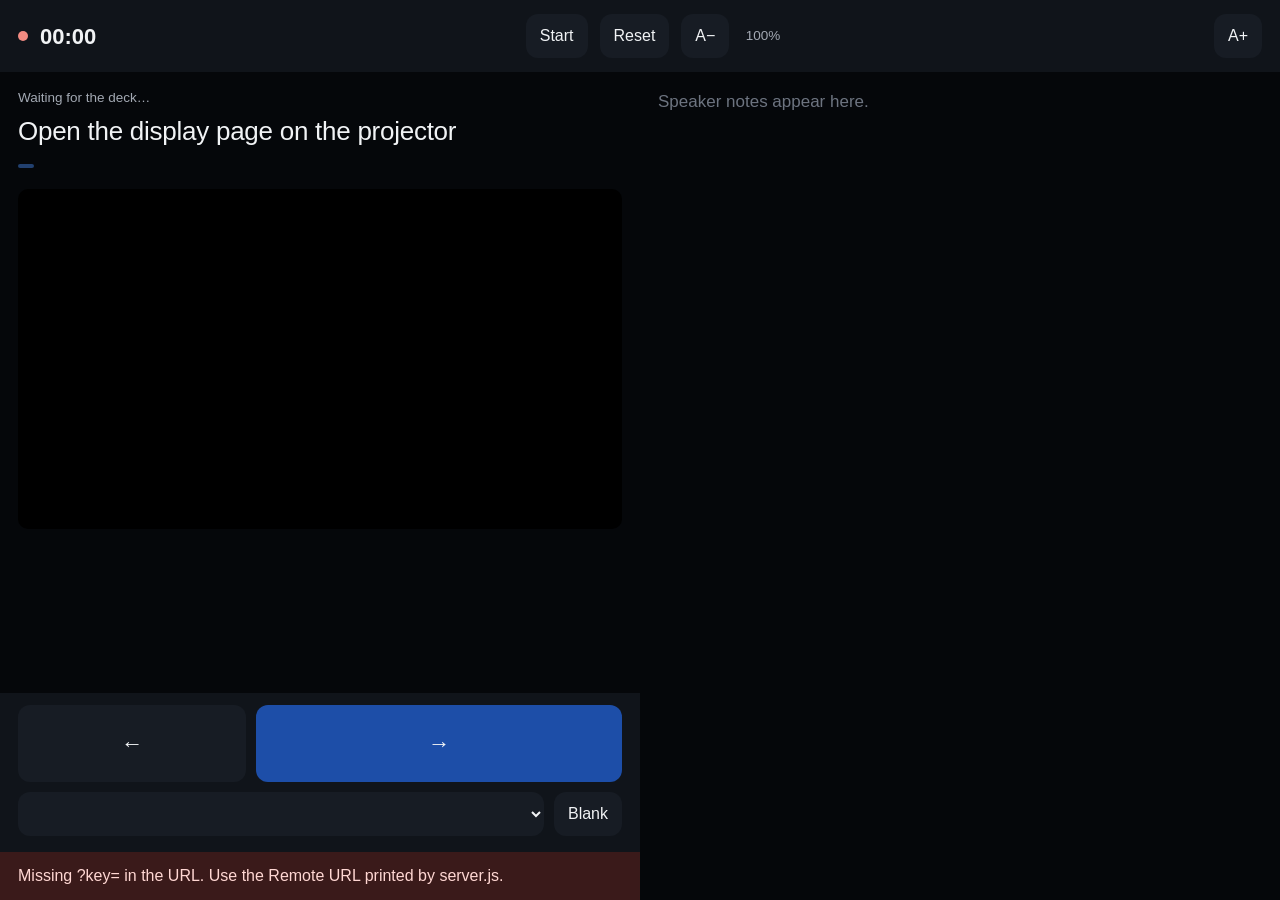
<file: remote.html>
<!doctype html>
<html lang="en">
<head>
<meta charset="utf-8"><meta name="viewport" content="width=device-width, initial-scale=1, viewport-fit=cover">
<title>Presenter Remote</title>
<style>
:root{color-scheme:dark;--bg:#05070a;--surface:#10141a;--surface-2:#171c24;--ink:#f1f3f5;--muted:#a3a9b3;--faint:#6d7480;--blue:#6ea0ff;--green:#7fcf98;--red:#f28b82;--yellow:#f6c344}
*{box-sizing:border-box}
html,body{height:100%}
body{margin:0;background:var(--bg);color:var(--ink);font:16px/1.5 Arial,Helvetica,"Nirmala UI","Noto Sans Malayalam",sans-serif;display:grid;grid-template-rows:auto auto 1fr auto;height:100dvh;padding:env(safe-area-inset-top) 0 env(safe-area-inset-bottom)}
.top{display:flex;align-items:center;gap:12px;padding:14px 18px;background:var(--surface)}
.status{width:10px;height:10px;border-radius:50%;background:var(--red);flex:none}
.status.on{background:var(--green)}
.timer{font-variant-numeric:tabular-nums;font-size:22px;font-weight:600}
.timer.warn{color:var(--yellow)}.timer.over{color:var(--red)}
.top button{margin-left:auto}
.top button+button{margin-left:0}
.now{padding:16px 18px 10px}
.now .pos{font-size:13.5px;color:var(--muted)}
.now h1{margin:4px 0 0;font-size:26px;font-weight:500;letter-spacing:-.01em}
.now .step{display:inline-block;margin-top:8px;font-size:13.5px;color:#cfe0ff;background:#22406f;border-radius:6px;padding:2px 8px}
.now .next{margin-top:8px;font-size:14px;color:var(--faint)}
.notes{overflow:auto;padding:4px 18px 18px;font-size:17px;line-height:1.6;color:#dfe3e8}
.notes h4{font-size:13.5px;color:var(--blue);margin:18px 0 6px;font-weight:600}
.notes h4:first-child{margin-top:6px}
.notes p{margin:0 0 10px}.notes ul{margin:0 0 10px;padding-left:20px}.notes li{margin:4px 0}
.notes b{color:#fff}
.notes .q{background:var(--surface);border-radius:10px;padding:10px 12px;margin:8px 0}
.notes .q b{display:block;margin-bottom:4px;color:var(--yellow);font-weight:600}
.notes .empty{color:var(--faint)}
.controls{display:grid;grid-template-columns:1fr 1.6fr;gap:10px;padding:12px 18px 16px;background:var(--surface)}
.controls .row{grid-column:1/-1;display:flex;gap:10px}
button,select{font:inherit;color:var(--ink);background:var(--surface-2);border:0;border-radius:12px;padding:10px 14px;cursor:pointer}
button:active{transform:scale(.98)}
.big{font-size:22px;padding:22px 0}
.next-btn{background:#1d4ea8}
select{flex:1;min-width:0}
.blank-on{background:#5a1f1f}
.preview{display:none;margin-top:14px;aspect-ratio:16/9;border-radius:10px;overflow:hidden;background:#000;position:relative}
.preview iframe{position:absolute;left:0;top:0;width:1600px;height:900px;border:0;transform-origin:0 0;pointer-events:none}
.err{padding:12px 18px;background:#3a1a1a;color:#ffd7d3;display:none}
/* Speaker-page text size: applied to its own panels only, never to the preview or the projector. */
.top,.notes,.controls,.now>:not(.preview){zoom:var(--rz,1)}
#rz-label{font-variant-numeric:tabular-nums;color:var(--muted);font-size:13.5px;min-width:3.2em;text-align:center}
@media(min-width:900px){.preview{display:block}body{grid-template-columns:1fr 1fr;grid-template-rows:auto 1fr auto}.top{grid-column:1/-1}.now{grid-column:1;grid-row:2}.notes{grid-column:2;grid-row:2/4;padding-top:16px}.controls{grid-column:1;grid-row:3}}
</style>
</head>
<body>
<div class="top"><span class="status" id="status" title="Connection"></span><span class="timer" id="timer">00:00</span><button id="t-toggle">Start</button><button id="t-reset">Reset</button><button id="rz-down" aria-label="Smaller text">A−</button><span id="rz-label">100%</span><button id="rz-up" aria-label="Larger text">A+</button></div>
<div class="err" id="err"></div>
<section class="now"><div class="pos" id="pos">Waiting for the deck…</div><h1 id="label">Open the display page on the projector</h1><span class="step" id="step" hidden></span><div class="next" id="next"></div><div class="preview" id="preview-wrap"><iframe id="preview" title="What the audience sees" tabindex="-1"></iframe></div></section>
<section class="notes" id="notes"><p class="empty">Speaker notes appear here.</p></section>
<div class="controls">
  <button class="big" id="prev" aria-label="Previous">←</button>
  <button class="big next-btn" id="nextb" aria-label="Next">→</button>
  <div class="row"><select id="jump" aria-label="Jump to slide"></select><button id="blank">Blank</button></div>
</div>
<script>
const key = new URLSearchParams(location.search).get('key') || '';
const $ = id => document.getElementById(id);
let ws, state = null;

function send(m) { m.id = Date.now().toString(36) + Math.random().toString(36).slice(2, 7); if (ws && ws.readyState === 1) ws.send(JSON.stringify(m)); }
function connect() {
  ws = new WebSocket(`${location.protocol === 'https:' ? 'wss' : 'ws'}://${location.host}/ws?role=remote&key=${encodeURIComponent(key)}`);
  ws.onopen = () => { $('status').classList.add('on'); $('err').style.display = 'none'; };
  ws.onclose = () => { $('status').classList.remove('on'); if (!key) { $('err').textContent = 'Missing ?key= in the URL. Use the Remote URL printed by server.js.'; $('err').style.display = 'block'; return; } setTimeout(connect, 1500); };
  ws.onmessage = e => { const m = JSON.parse(e.data); if (m.type === 'state') render(m); };
}
function render(m) {
  const outlineChanged = !state || state.total !== m.total;
  state = m;
  $('pos').textContent = `Slide ${m.slide} of ${m.total}`;
  $('label').textContent = m.label;
  $('step').hidden = !m.step;
  if (m.step) $('step').textContent = `Step ${m.step.i} of ${m.step.n}: → continues on this slide`;
  $('next').textContent = m.next ? `Next: ${m.next}` : 'Last slide';
  $('notes').innerHTML = m.notes || '<p class="empty">No notes for this slide.</p>';
  $('blank').classList.toggle('blank-on', m.blank);
  $('blank').textContent = m.blank ? 'Unblank' : 'Blank';
  if (outlineChanged) $('jump').innerHTML = m.outline.map((l, i) => `<option value="${i + 1}">${i + 1}. ${l}</option>`).join('');
  $('jump').value = m.slide;
}
$('prev').onclick = () => send({ type: 'nav', dir: -1 });
$('nextb').onclick = () => send({ type: 'nav', dir: 1 });
$('jump').onchange = e => send({ type: 'goto', slide: Number(e.target.value) });
$('blank').onclick = () => send({ type: 'blank', on: !(state && state.blank) });
addEventListener('keydown', e => {
  if (e.target.tagName === 'SELECT') return;
  if (['ArrowRight', 'PageDown', ' '].includes(e.key)) { e.preventDefault(); send({ type: 'nav', dir: 1 }); }
  if (['ArrowLeft', 'PageUp'].includes(e.key)) { e.preventDefault(); send({ type: 'nav', dir: -1 }); }
  if (e.key.toLowerCase() === 'b') send({ type: 'blank', on: !(state && state.blank) });
});

// Elapsed-time timer: stays in this browser so a reload doesn't lose it.
let start = null, elapsed = 0;
try { const t = JSON.parse(localStorage.getItem('eg2-timer') || 'null'); if (t) { start = t.start; elapsed = t.elapsed; } } catch {}
const save = () => { try { localStorage.setItem('eg2-timer', JSON.stringify({ start, elapsed })); } catch {} };
function tick() {
  const ms = elapsed + (start ? Date.now() - start : 0), s = Math.floor(ms / 1000);
  const h = Math.floor(s / 3600), mm = String(Math.floor(s / 60) % 60).padStart(2, '0'), ss = String(s % 60).padStart(2, '0');
  $('timer').textContent = h ? `${h}:${mm}:${ss}` : `${mm}:${ss}`;
  $('t-toggle').textContent = start ? 'Pause' : elapsed ? 'Resume' : 'Start';
}
$('t-toggle').onclick = () => { if (start) { elapsed += Date.now() - start; start = null; } else start = Date.now(); save(); tick(); };
$('t-reset').onclick = () => { start = null; elapsed = 0; save(); tick(); };
setInterval(tick, 500); tick();
// Live preview of the projector (wide screens only); it mirrors the display, read-only.
const wrap = $('preview-wrap'), frame = $('preview');
function fit() { frame.style.transform = `scale(${wrap.clientWidth / 1600})`; }
if (matchMedia('(min-width:900px)').matches && key) { frame.src = `/?preview&key=${encodeURIComponent(key)}`; }
addEventListener('resize', fit); new ResizeObserver(fit).observe(wrap); fit();
// Text size for this page only. Ctrl/⌘ + '+' '-' '0' and Ctrl + scroll are handled here instead of by the
// browser, so resizing the speaker notes can never affect the slides. Only navigation is shared.
let rz = 1;
try { rz = Number(localStorage.getItem('remote-zoom')) || 1; } catch {}
function setRz(z) {
  rz = Math.min(2.5, Math.max(0.6, Math.round(z * 100) / 100));
  document.documentElement.style.setProperty('--rz', rz);
  $('rz-label').textContent = `${Math.round(rz * 100)}%`;
  try { localStorage.setItem('remote-zoom', rz); } catch {}
  fit();
}
$('rz-up').onclick = () => setRz(rz + 0.1);
$('rz-down').onclick = () => setRz(rz - 0.1);
addEventListener('keydown', e => {
  if (!(e.ctrlKey || e.metaKey)) return;
  if (e.key === '=' || e.key === '+') { e.preventDefault(); setRz(rz + 0.1); }
  else if (e.key === '-' || e.key === '_') { e.preventDefault(); setRz(rz - 0.1); }
  else if (e.key === '0') setRz(1); // not prevented: the browser also resets any leftover browser zoom
}, { capture: true });
addEventListener('wheel', e => { if (e.ctrlKey) { e.preventDefault(); setRz(rz * (e.deltaY < 0 ? 1.05 : 1 / 1.05)); } }, { passive: false });
setRz(rz);
connect();
</script>
</body>
</html>
</file>
<file: style.css>
/* EmbeddingGemma 2 workshop deck. Dark, flat, no divider lines: spacing and surfaces do the grouping. */
:root{
  color-scheme:dark;
  --bg:#05070a; --surface:#10141a; --surface-2:#161b23; --surface-hi:#1b2433;
  --ink:#f1f3f5; --muted:#a3a9b3; --faint:#6d7480;
  --blue:#6ea0ff; --blue-strong:#3f7ff0; --green:#7fcf98; --yellow:#f6c344; --red:#f28b82; --purple:#b49cff;
  --radius:12px;
  --sans:"Google Sans",Arial,Helvetica,"Nirmala UI","Noto Sans Malayalam",Kartika,sans-serif;
  --mono:"JetBrains Mono",ui-monospace,Menlo,Consolas,monospace;
}
*{box-sizing:border-box}
html{height:100%;overflow:hidden}
body{margin:0;height:100dvh;display:grid;grid-template-rows:76px minmax(0,1fr) 56px;overflow:hidden;background:var(--bg);color:var(--ink);font-family:var(--sans);isolation:isolate;position:relative}
body::before{content:"";position:fixed;inset:-20%;z-index:-1;pointer-events:none;background:radial-gradient(ellipse at 70% 65%,#0f2240 0%,#08121f 28%,#05070a 55%);transform:translate(var(--glow-x,12%),var(--glow-y,7%));transition:transform 1.4s cubic-bezier(.22,.61,.36,1);opacity:.7}
h1,h2,h3,p,ul,ol,dl,dd{margin:0}
a{color:var(--blue);text-decoration:none}

/* Chrome */
header,footer{display:flex;align-items:center;justify-content:space-between;padding:0 5vw}
.brand{display:flex;gap:18px;align-items:center;color:inherit}
.gdg-lockup{display:block;width:240px;height:auto}
.chapter-name{padding-left:18px;border-left:1px solid #2a2f37;font-size:18px}
.header-label{font-size:14px;color:var(--muted)}
footer{font-size:13px;color:var(--faint)}
#counter{font-variant-numeric:tabular-nums}
.progress{display:none}

/* Slides */
#deck{min-height:0;min-width:0;display:grid;overflow:clip}
.slide{grid-area:1/1;min-height:0;min-width:0;overflow-x:hidden;overflow-y:auto;padding:28px 8vw 32px;display:flex;flex-direction:column;justify-content:safe center}
.slide[hidden]{display:none}
.slide > aside.notes{display:none}
.kicker{font-size:15px;color:var(--blue);margin-bottom:14px}
h1{font-size:clamp(52px,6.4vw,104px);font-weight:500;letter-spacing:-.035em;line-height:1.04}
h2{font-size:clamp(32px,3.4vw,54px);font-weight:500;letter-spacing:-.025em;line-height:1.14}
h3{font-size:21px;font-weight:500;letter-spacing:-.01em}
.lede{font-size:clamp(18px,1.55vw,24px);line-height:1.5;color:var(--muted);margin-top:18px;max-width:900px}
.note{font-size:14.5px;line-height:1.6;color:var(--faint);margin-top:22px;max-width:1040px}
.note b{color:var(--muted);font-weight:500}
.mono{font-family:var(--mono)}
.muted{color:var(--muted)}
.blue{color:var(--blue)}

/* Title + speaker */
.title-slide .lede{max-width:720px}
.speaker-inline{display:flex;align-items:center;gap:14px;margin-top:40px}
.speaker-inline img{width:52px;height:52px;border-radius:12px;object-fit:contain;object-position:center bottom;background:#172b49}
.speaker-inline strong,.speaker-inline span{display:block;font-size:15px;line-height:1.6}
.speaker-inline span{color:var(--muted);font-size:13.5px}
.about{display:grid;grid-template-columns:1.2fr 1fr;align-items:center;gap:60px}
.bio{font-size:22px;line-height:1.6;color:var(--muted);margin-top:24px;max-width:560px}
.portrait{width:min(100%,420px);aspect-ratio:1;justify-self:end;position:relative;border-radius:20px;overflow:hidden;background:radial-gradient(ellipse at 70% 35%,#1d3d71,#07101f 75%)}
.portrait img{position:absolute;inset:0;width:100%;height:100%;object-fit:contain;transform:translate(7%,6%) scale(1.12)}

/* Generic blocks */
.box{background:var(--surface);border-radius:var(--radius);padding:22px 24px}
.box.hi{background:var(--surface-hi)}
.box h3+p,.box h3+ul{margin-top:10px}
.box p,.box li{font-size:16.5px;line-height:1.6;color:var(--muted)}
.box b{color:var(--ink);font-weight:500}
.label{font-size:13.5px;font-weight:600;color:var(--muted);margin-bottom:10px}
.grid{display:grid;gap:14px;margin-top:30px;align-items:start}
.stats,.grid.g3,.grid.g4{align-items:stretch}
.g2{grid-template-columns:repeat(2,1fr)}.g3{grid-template-columns:repeat(3,1fr)}.g4{grid-template-columns:repeat(4,1fr)}
.split{display:grid;grid-template-columns:1fr 1.1fr;gap:48px;align-items:center}
.split.wide-right{grid-template-columns:.9fr 1.3fr}
ul.clean{list-style:none;padding:0}
ul.clean li{padding:5px 0}
ul.clean li::before{content:"•";color:var(--faint);margin-right:10px}

/* Agenda timeline */
.timeline{display:grid;grid-template-columns:repeat(7,1fr);gap:12px;margin-top:34px}
.timeline .box{padding:16px 14px 18px;display:flex;flex-direction:column;gap:8px}
.timeline time{font-size:13.5px;color:var(--muted);font-variant-numeric:tabular-nums}
.timeline h3{font-size:17px}
.timeline p{font-size:14.5px;line-height:1.5;color:var(--muted)}
.timeline .lab{background:var(--surface-hi)}
.timeline .lab time{color:var(--blue)}
.tag{display:inline-block;font-size:12px;font-weight:600;color:#cfe0ff;background:#22406f;border-radius:6px;padding:3px 8px;align-self:flex-start}

/* Keyword vs semantic */
.hits{list-style:none;padding:0}
.hits li{padding:6px 0;font-size:17px;color:var(--ink)}
.hits li::before{display:inline-block;width:24px}
.hits .ok::before{content:"✓";color:var(--green)}
.hits .miss{color:var(--faint)}.hits .miss::before{content:"✗";color:var(--red)}
.query{font-size:24px;line-height:1.4}

/* Vector demo */
.vector-demo{display:flex;align-items:center;gap:20px;margin-top:30px;flex-wrap:wrap}
.chip{font-size:21px;padding:16px 22px;border-radius:var(--radius);background:var(--surface)}
.chip.vec{font-family:var(--mono);font-size:18px;color:#cfe0ff;background:var(--surface-hi)}
.chip small{display:block;font-family:var(--sans);font-size:13px;color:var(--muted);margin-top:6px}
.arrow{font-size:28px;color:var(--blue)}

/* Pipeline */
.pipeline{display:grid;grid-template-columns:repeat(5,1fr);gap:14px;margin-top:30px}
.step{background:var(--surface);border-radius:var(--radius);padding:18px;position:relative}
.step:not(:last-child)::after{content:"→";position:absolute;right:-12px;top:22px;color:var(--faint);font-size:16px}
.step .n{font-size:13px;color:var(--blue);margin-bottom:8px;display:block}
.step b{display:block;font-weight:500;font-size:17px}
.step p{font-size:14px;line-height:1.5;color:var(--muted);margin-top:8px}

/* Code */
.code{margin:0;background:#0a0d12;border-radius:var(--radius);padding:20px 22px;font:14px/1.6 var(--mono);color:#e8eaed;overflow:auto;white-space:pre}
.code .c{color:#7d8590}.code .s{color:#8fd19e}.code .k{color:#c9a0ff}.code .n{color:var(--yellow)}

/* Tables (no rules: zebra surfaces instead) */
.tbl{width:100%;border-collapse:separate;border-spacing:0 4px;margin-top:22px;font-size:15.5px}
.tbl th{text-align:left;font-weight:600;font-size:13.5px;color:var(--muted);padding:0 16px 6px}
.tbl td{padding:11px 16px;background:var(--surface)}
.tbl td:first-child{border-radius:8px 0 0 8px}.tbl td:last-child{border-radius:0 8px 8px 0}
.tbl td.mono{font-size:13.5px;color:#cfe0ff}
.tbl tr.hi td{background:var(--surface-hi)}
.tbl small{color:var(--green);margin-left:6px}
.num{text-align:right;font-variant-numeric:tabular-nums}

/* Stats */
.stats{display:grid;grid-template-columns:repeat(3,1fr);gap:14px;margin-top:30px}
.stats .box strong{display:block;font-size:clamp(28px,2.6vw,40px);font-weight:500;letter-spacing:-.02em}
.stats .box span{display:block;margin-top:6px;font-size:15px;line-height:1.5;color:var(--muted)}

/* Horizontal bar chart (single series, one hue) */
.hbar{display:grid;grid-template-columns:230px 1fr;gap:9px 18px;align-items:center;margin-top:26px;max-width:1100px}
.hbar .k{font-size:15px;color:var(--ink);text-align:right}
.hbar .k small{display:block;font-size:12.5px;color:var(--muted)}
.hbar .v{position:relative;height:22px}
.hbar .v i{position:absolute;left:0;top:0;bottom:0;background:var(--blue-strong);border-radius:0 4px 4px 0;min-width:3px}
.hbar .v em{position:absolute;top:50%;transform:translateY(-50%);font-style:normal;font-size:14px;color:var(--ink);font-variant-numeric:tabular-nums;white-space:nowrap}
.mrl{display:grid;grid-template-columns:70px 1fr 1fr;gap:10px 22px;align-items:center;margin-top:24px;max-width:1040px}
.mrl .h{font-size:13.5px;font-weight:600;color:var(--muted)}
.mrl .d{font-size:21px;font-variant-numeric:tabular-nums}
.mrl .v{position:relative;height:26px;background:var(--surface);border-radius:4px}
.mrl .v i{position:absolute;inset:0 auto 0 0;background:var(--blue-strong);border-radius:4px}
.mrl .v.warn i{background:#b8625b}
.mrl .v em{position:absolute;right:10px;top:50%;transform:translateY(-50%);font-style:normal;font-size:14px;font-variant-numeric:tabular-nums}

/* Math callouts */
.calc{font-family:var(--mono);font-size:17px;line-height:1.9;color:#cfe0ff}
.calc .r{color:var(--ink)}
.big{font-size:clamp(30px,2.8vw,44px);font-weight:500;letter-spacing:-.02em;display:block}

/* Lab slides */
.lab-slide .kicker{color:var(--green)}
.tasks{counter-reset:t;list-style:none;padding:0;display:grid;gap:10px;margin-top:26px}
.tasks li{counter-increment:t;background:var(--surface);border-radius:var(--radius);padding:15px 20px 15px 62px;position:relative;font-size:17px;line-height:1.5;color:var(--muted)}
.tasks li::before{content:counter(t);position:absolute;left:20px;top:14px;width:26px;height:26px;border-radius:50%;background:#173a26;color:var(--green);font-size:14px;display:grid;place-items:center}
.tasks b{color:var(--ink);font-weight:500}
.timer-chip{display:inline-block;margin-left:12px;font-size:15px;color:var(--green);background:#12271b;border-radius:8px;padding:4px 10px;vertical-align:middle}

/* Section opener */
.section-slide h1{max-width:16ch}
.section-slide .num-big{font-size:18px;color:var(--blue);margin-bottom:18px}

/* Map story */
.map-layout{display:grid;grid-template-columns:minmax(300px,.75fr) 1.5fr;gap:36px;align-items:center}
.map-side h2{font-size:clamp(30px,2.8vw,44px)}
.map-caption{margin-top:18px;font-size:19px;line-height:1.55;color:var(--ink);min-height:6.2em}
.map-results{margin-top:14px;display:grid;gap:6px;min-height:120px}
.map-results > div:not(.vec-table){display:grid;grid-template-columns:1fr auto;gap:12px;background:var(--surface);border-radius:8px;padding:9px 14px;font-size:15px}
.map-results > div > span{color:var(--muted);font-variant-numeric:tabular-nums}
.map-progress{display:flex;gap:6px;margin-top:18px;align-items:center;font-size:13.5px;color:var(--faint)}
.map-progress i{width:22px;height:4px;border-radius:2px;background:#262c36}
.map-progress i.on{background:var(--blue)}
.map-progress span{margin-left:10px}
#embed-map{width:100%;height:min(64vh,620px);display:block;border-radius:16px;background:#080b10}
#embed-map text{font-family:var(--sans)}
#embed-map .pt{transition:cx .9s cubic-bezier(.2,.7,.2,1),cy .9s cubic-bezier(.2,.7,.2,1),opacity .5s,r .4s}
#embed-map .lbl,#embed-map .link,#embed-map .grp,#embed-map .q,#embed-map .ring{transition:opacity .5s}
.map-source{font-size:13px;color:var(--faint);margin-top:12px}

/* Closing */
.closing{text-align:center;align-items:center}
.links{display:flex;gap:12px;margin-top:30px;flex-wrap:wrap;justify-content:center}
.links a{padding:12px 20px;border-radius:10px;background:var(--surface);color:var(--ink)}

/* Black-out (from the remote) */
body.blank #deck,body.blank header,body.blank footer{visibility:hidden}

@media(max-width:1100px){.timeline{grid-template-columns:repeat(3,1fr)}.g4{grid-template-columns:repeat(2,1fr)}.pipeline{grid-template-columns:repeat(3,1fr)}.step:nth-child(3)::after{display:none}}
@media(max-width:760px){
  body{grid-template-rows:62px minmax(0,1fr) 48px}
  .gdg-lockup{width:170px}.header-label{display:none}
  .slide{padding:22px 6vw}
  .about,.split,.split.wide-right,.map-layout,.g2,.g3,.g4,.stats,.timeline{grid-template-columns:1fr}
  .pipeline{grid-template-columns:1fr 1fr}.step::after{display:none}
  .hbar{grid-template-columns:120px 1fr}.mrl{grid-template-columns:44px 1fr 1fr}
  #embed-map{height:360px}.code{font-size:12.5px}
}
@media(prefers-reduced-motion:reduce){*,*::before,*::after{transition:none!important;animation:none!important}}
@media print{
  html,body{height:auto;overflow:visible;display:block;background:#fff;color:#202124}
  header,footer,body::before{display:none}
  #deck{display:block}.slide,.slide[hidden]{display:flex;min-height:100vh;break-after:page}
  .box,.step,.tbl td,.tasks li,.chip,.code{background:#f3f4f6;color:#202124}
  @page{size:landscape;margin:0}
}
.map-results > div:not(.vec-table){grid-template-columns:auto auto 1fr auto;align-items:center}
.map-results .rank{display:inline-grid;place-items:center;width:22px;height:22px;border-radius:50%;background:#f1f3f5;color:#080b10;font-size:12.5px}
.map-results .dot{width:9px;height:9px;border-radius:50%}

/* Setup QR */
.setup-split{align-items:center;margin-top:10px}
.qr-box{display:flex;flex-direction:column;align-items:center;gap:14px}
#colab-qr{width:min(56vh,560px);aspect-ratio:1;background:#fff;border-radius:20px;padding:14px;box-shadow:0 0 0 6px rgba(255,255,255,.08)}
#colab-qr svg{display:block;width:100%;height:100%}
#colab-qr.qr-missing{background:var(--surface);color:var(--yellow);display:grid;place-items:center;text-align:center;padding:24px;font-size:16px;line-height:1.5}
.qr-caption{font-family:var(--mono);font-size:15px;color:var(--muted);word-break:break-all;text-align:center;max-width:520px}

/* Hand-made embedding */
#hand-map{width:100%;height:min(64vh,620px);display:block;border-radius:16px;background:#080b10}
#hand-map text{font-family:var(--sans)}
#hand-map .pt-g,#hand-map .q,#hand-map .ring,#hand-map .link{transition:opacity .5s}
.map-results > div:not(.vec-table):not(:has(.dot)){grid-template-columns:auto 1fr auto}
.vec-table{display:grid;gap:6px}
.vec-table div{display:grid;grid-template-columns:1fr auto;gap:14px;background:var(--surface);border-radius:8px;padding:9px 14px;font-size:15px;align-items:center}
.vec-table code{font-family:var(--mono);font-size:14px;color:#cfe0ff;white-space:pre}
.vec-head{font-size:12.5px;color:var(--faint);text-align:right;margin-top:2px}
.hand-compare{margin-top:12px;font-size:15.5px;color:var(--muted)}
.hand-compare b{color:var(--ink);font-weight:500}

/* Deck zoom indicator */
#zoom-toast{position:fixed;right:24px;bottom:24px;background:#1b2433;color:#f1f3f5;font-size:15px;padding:8px 14px;border-radius:8px;opacity:0;transition:opacity .25s;pointer-events:none;z-index:10}
#zoom-toast.on{opacity:1}
/* CSS zoom scales viewport units too, so divide the page height by the deck zoom to keep it full-screen. */
body{height:calc(100dvh / var(--dz, 1))}
/* 30-sentence overview */
.topics{display:grid;grid-template-columns:repeat(5,1fr);gap:12px;margin-top:24px}
.topic{padding:16px 16px 14px}
.topic-head{display:flex;align-items:center;gap:8px;font-size:16px;font-weight:600;color:var(--ink);margin-bottom:8px}
.topic-head i{width:11px;height:11px;border-radius:50%}
.topic ul{list-style:none;padding:0;margin:0;display:grid;gap:9px}
.topic li{font-size:15px;line-height:1.4;color:var(--muted)}
.topic li small{display:block;font-size:13px;color:var(--faint);margin-top:2px}
@media(max-width:1100px){.topics{grid-template-columns:repeat(3,1fr)}}
@media(max-width:760px){.topics{grid-template-columns:1fr 1fr}}
</file>
